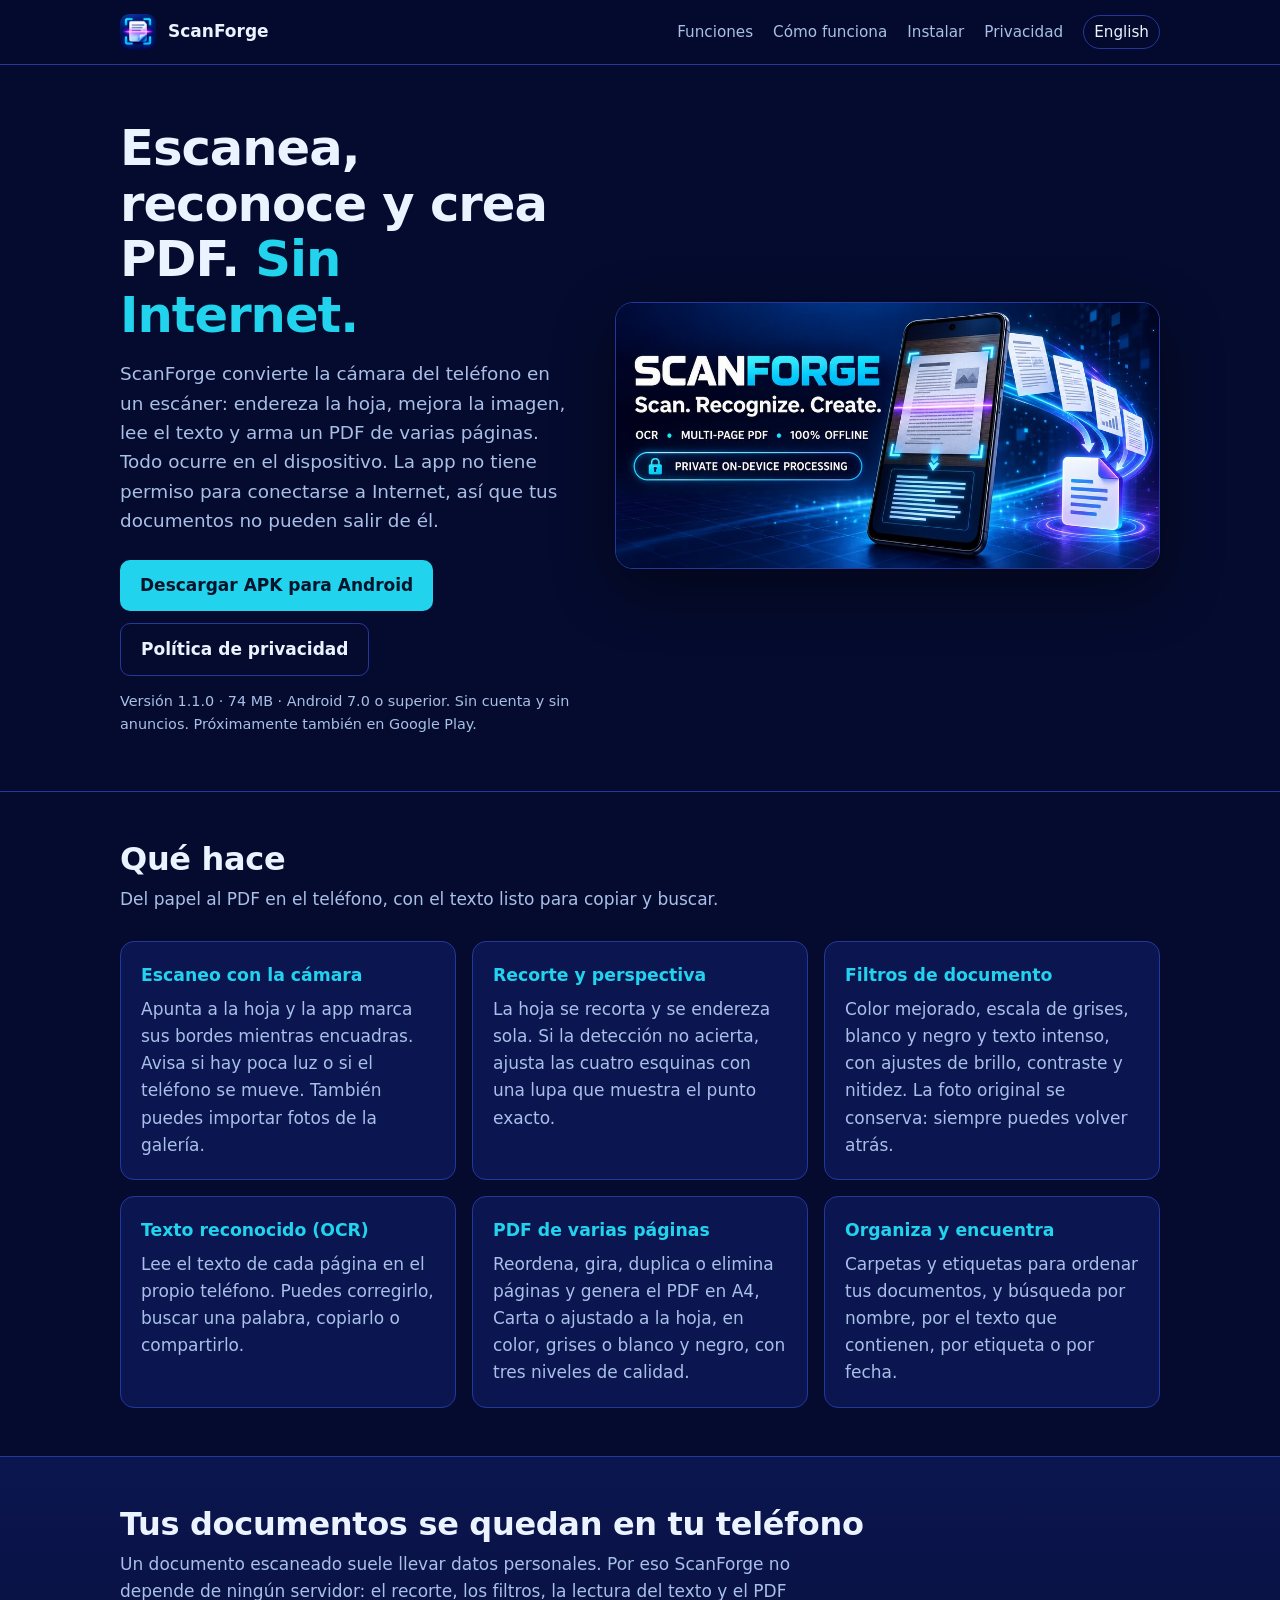
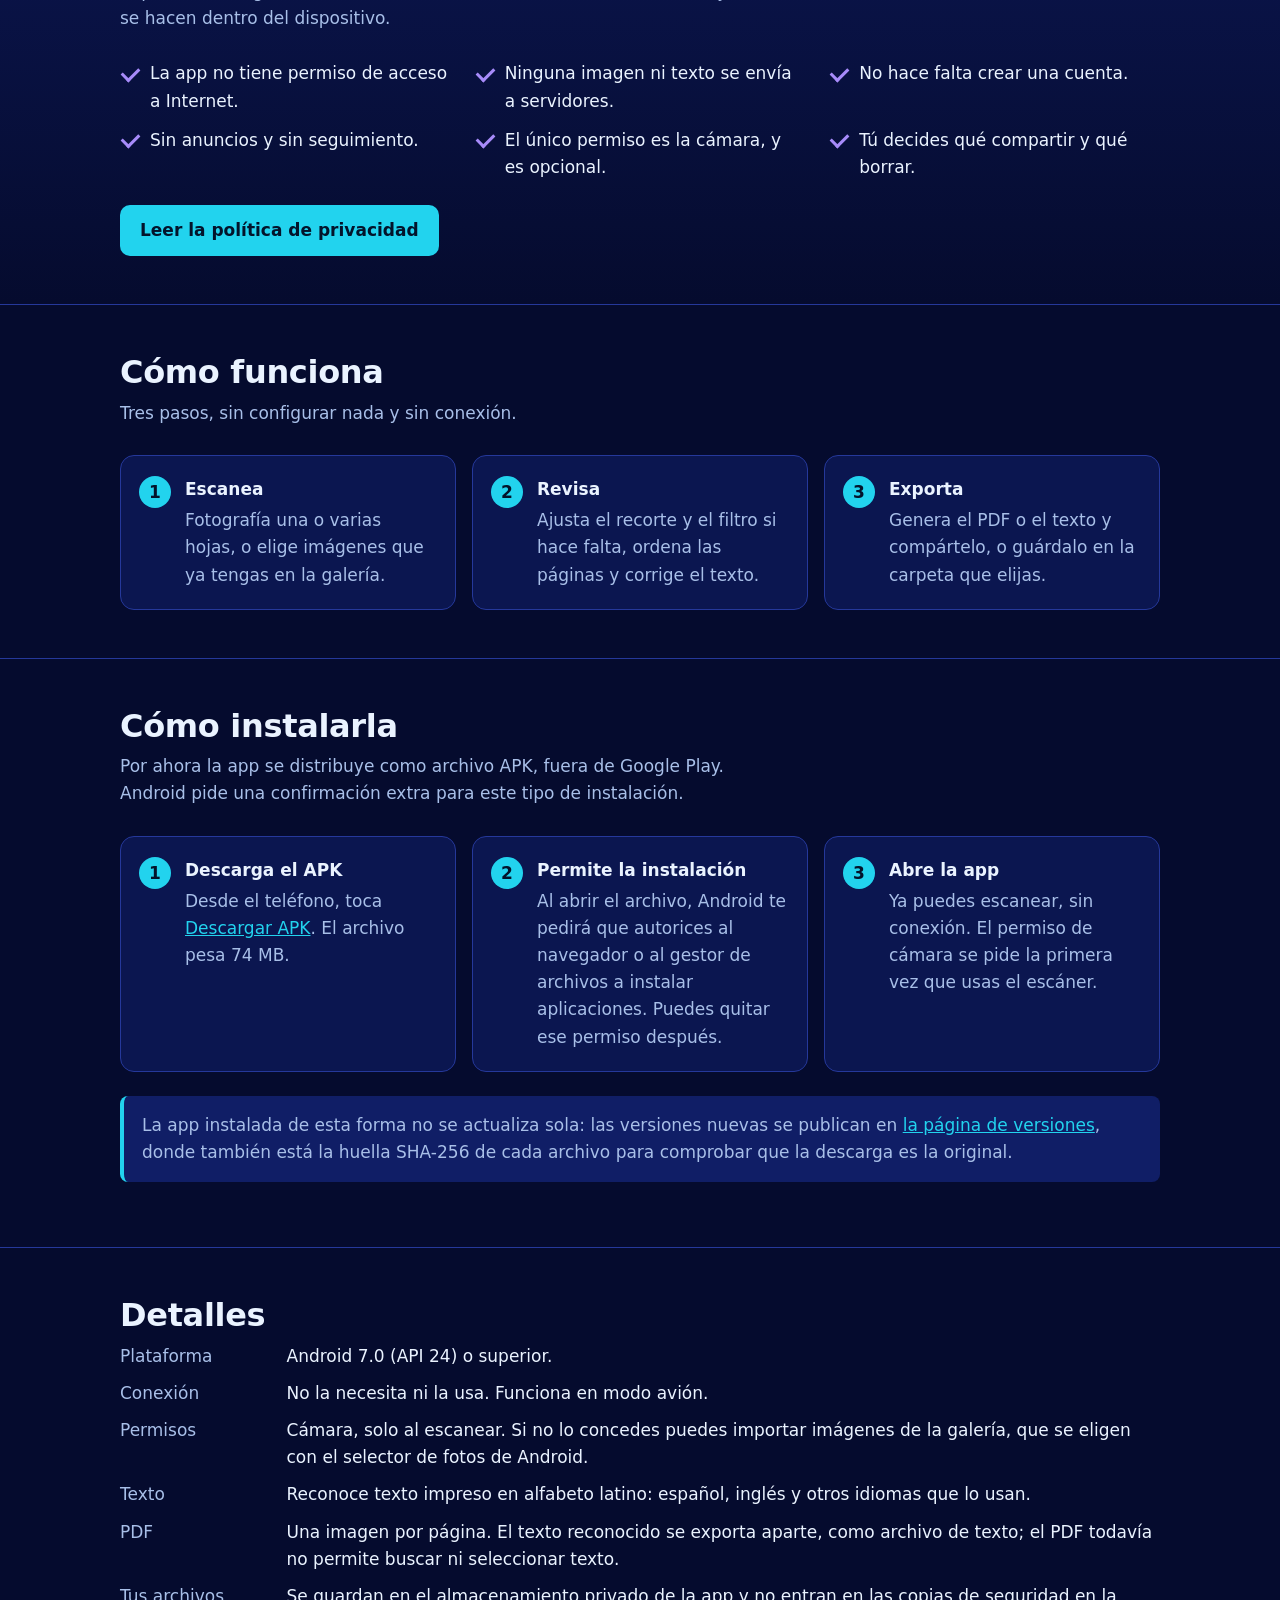
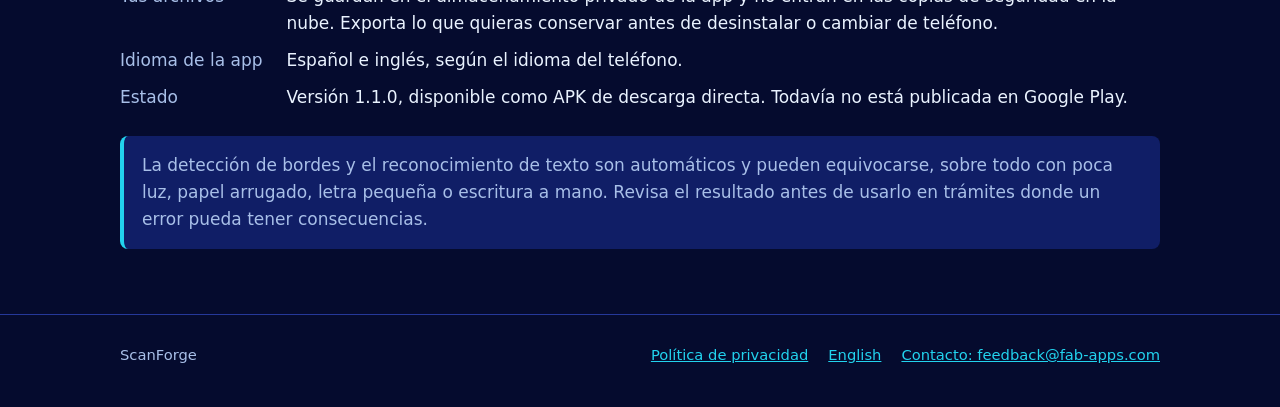
<file: index.html>
<!doctype html>
<html lang="es">
  <head>
    <meta charset="utf-8" />
    <meta name="viewport" content="width=device-width, initial-scale=1" />
    <title>ScanForge — Escanea, reconoce el texto y crea PDF sin Internet</title>
    <meta
      name="description"
      content="App Android para escanear documentos con la cámara, reconocer su texto y generar PDF de varias páginas. Todo se procesa en el teléfono: la app ni siquiera tiene permiso de acceso a Internet."
    />
    <meta name="theme-color" content="#050b2e" />
    <meta property="og:type" content="website" />
    <meta property="og:title" content="ScanForge" />
    <meta
      property="og:description"
      content="Escanea documentos, reconoce su texto y crea PDF. En tu teléfono, sin Internet y sin cuenta."
    />
    <meta property="og:image" content="assets/hero.jpg" />
    <link rel="icon" type="image/png" href="assets/favicon.png" />
    <link rel="alternate" hreflang="en" href="en/" />
    <link rel="stylesheet" href="assets/styles.css" />
  </head>
  <body>
    <header class="site-header">
      <div class="wrap">
        <a class="brand" href="./">
          <img src="assets/icon-192.png" alt="" width="36" height="36" />
          ScanForge
        </a>
        <nav class="site-nav" aria-label="Principal">
          <a class="optional" href="#funciones">Funciones</a>
          <a class="optional" href="#como-funciona">Cómo funciona</a>
          <a class="optional" href="#instalar">Instalar</a>
          <a href="privacidad.html">Privacidad</a>
          <a class="lang" href="en/" lang="en" hreflang="en">English</a>
        </nav>
      </div>
    </header>

    <main>
      <section class="hero">
        <div class="wrap hero-grid">
          <div>
            <h1>Escanea, reconoce y crea PDF. <span>Sin Internet.</span></h1>
            <p class="lead">
              ScanForge convierte la cámara del teléfono en un escáner: endereza la hoja, mejora la imagen, lee el
              texto y arma un PDF de varias páginas. Todo ocurre en el dispositivo. La app no tiene permiso para
              conectarse a Internet, así que tus documentos no pueden salir de él.
            </p>
            <div class="actions">
              <a class="button button-primary" href="https://github.com/franbenaglia/scanForgeLanding/releases/latest/download/scanforge.apk">Descargar APK para Android</a>
              <a class="button button-ghost" href="privacidad.html">Política de privacidad</a>
            </div>
            <p class="fine">
              Versión 1.1.0 · 74 MB · Android 7.0 o superior. Sin cuenta y sin anuncios. Próximamente también en
              Google Play.
            </p>
          </div>
          <img
            class="hero-art"
            src="assets/hero.jpg"
            width="1024"
            height="500"
            alt="Un teléfono escanea una hoja sobre una mesa: detecta sus bordes, extrae el texto y reúne varias páginas en un solo PDF"
          />
        </div>
      </section>

      <section id="funciones">
        <div class="wrap">
          <h2>Qué hace</h2>
          <p class="section-lead">Del papel al PDF en el teléfono, con el texto listo para copiar y buscar.</p>
          <ul class="cards">
            <li class="card">
              <h3>Escaneo con la cámara</h3>
              <p>
                Apunta a la hoja y la app marca sus bordes mientras encuadras. Avisa si hay poca luz o si el
                teléfono se mueve. También puedes importar fotos de la galería.
              </p>
            </li>
            <li class="card">
              <h3>Recorte y perspectiva</h3>
              <p>
                La hoja se recorta y se endereza sola. Si la detección no acierta, ajusta las cuatro esquinas con
                una lupa que muestra el punto exacto.
              </p>
            </li>
            <li class="card">
              <h3>Filtros de documento</h3>
              <p>
                Color mejorado, escala de grises, blanco y negro y texto intenso, con ajustes de brillo, contraste
                y nitidez. La foto original se conserva: siempre puedes volver atrás.
              </p>
            </li>
            <li class="card">
              <h3>Texto reconocido (OCR)</h3>
              <p>
                Lee el texto de cada página en el propio teléfono. Puedes corregirlo, buscar una palabra, copiarlo
                o compartirlo.
              </p>
            </li>
            <li class="card">
              <h3>PDF de varias páginas</h3>
              <p>
                Reordena, gira, duplica o elimina páginas y genera el PDF en A4, Carta o ajustado a la hoja, en
                color, grises o blanco y negro, con tres niveles de calidad.
              </p>
            </li>
            <li class="card">
              <h3>Organiza y encuentra</h3>
              <p>
                Carpetas y etiquetas para ordenar tus documentos, y búsqueda por nombre, por el texto que
                contienen, por etiqueta o por fecha.
              </p>
            </li>
          </ul>
        </div>
      </section>

      <section class="privacy-band" id="privacidad">
        <div class="wrap">
          <h2>Tus documentos se quedan en tu teléfono</h2>
          <p class="section-lead">
            Un documento escaneado suele llevar datos personales. Por eso ScanForge no depende de ningún servidor: el
            recorte, los filtros, la lectura del texto y el PDF se hacen dentro del dispositivo.
          </p>
          <ul class="checks">
            <li>La app no tiene permiso de acceso a Internet.</li>
            <li>Ninguna imagen ni texto se envía a servidores.</li>
            <li>No hace falta crear una cuenta.</li>
            <li>Sin anuncios y sin seguimiento.</li>
            <li>El único permiso es la cámara, y es opcional.</li>
            <li>Tú decides qué compartir y qué borrar.</li>
          </ul>
          <a class="button button-primary" href="privacidad.html">Leer la política de privacidad</a>
        </div>
      </section>

      <section id="como-funciona">
        <div class="wrap">
          <h2>Cómo funciona</h2>
          <p class="section-lead">Tres pasos, sin configurar nada y sin conexión.</p>
          <ol class="steps">
            <li>
              <strong>Escanea</strong>
              <span>Fotografía una o varias hojas, o elige imágenes que ya tengas en la galería.</span>
            </li>
            <li>
              <strong>Revisa</strong>
              <span>Ajusta el recorte y el filtro si hace falta, ordena las páginas y corrige el texto.</span>
            </li>
            <li>
              <strong>Exporta</strong>
              <span>Genera el PDF o el texto y compártelo, o guárdalo en la carpeta que elijas.</span>
            </li>
          </ol>
        </div>
      </section>

      <section id="instalar">
        <div class="wrap">
          <h2>Cómo instalarla</h2>
          <p class="section-lead">
            Por ahora la app se distribuye como archivo APK, fuera de Google Play. Android pide una confirmación
            extra para este tipo de instalación.
          </p>
          <ol class="steps">
            <li>
              <strong>Descarga el APK</strong>
              <span>Desde el teléfono, toca <a href="https://github.com/franbenaglia/scanForgeLanding/releases/latest/download/scanforge.apk">Descargar APK</a>. El archivo pesa 74 MB.</span>
            </li>
            <li>
              <strong>Permite la instalación</strong>
              <span>
                Al abrir el archivo, Android te pedirá que autorices al navegador o al gestor de archivos a
                instalar aplicaciones. Puedes quitar ese permiso después.
              </span>
            </li>
            <li>
              <strong>Abre la app</strong>
              <span>
                Ya puedes escanear, sin conexión. El permiso de cámara se pide la primera vez que usas el
                escáner.
              </span>
            </li>
          </ol>
          <p class="note">
            La app instalada de esta forma no se actualiza sola: las versiones nuevas se publican en
            <a href="https://github.com/franbenaglia/scanForgeLanding/releases">la página de versiones</a>, donde también está la huella SHA-256 de cada archivo para
            comprobar que la descarga es la original.
          </p>
        </div>
      </section>

      <section id="detalles">
        <div class="wrap">
          <h2>Detalles</h2>
          <dl class="facts">
            <dt>Plataforma</dt>
            <dd>Android 7.0 (API 24) o superior.</dd>
            <dt>Conexión</dt>
            <dd>No la necesita ni la usa. Funciona en modo avión.</dd>
            <dt>Permisos</dt>
            <dd>
              Cámara, solo al escanear. Si no lo concedes puedes importar imágenes de la galería, que se eligen con
              el selector de fotos de Android.
            </dd>
            <dt>Texto</dt>
            <dd>Reconoce texto impreso en alfabeto latino: español, inglés y otros idiomas que lo usan.</dd>
            <dt>PDF</dt>
            <dd>
              Una imagen por página. El texto reconocido se exporta aparte, como archivo de texto; el PDF todavía
              no permite buscar ni seleccionar texto.
            </dd>
            <dt>Tus archivos</dt>
            <dd>
              Se guardan en el almacenamiento privado de la app y no entran en las copias de seguridad en la nube.
              Exporta lo que quieras conservar antes de desinstalar o cambiar de teléfono.
            </dd>
            <dt>Idioma de la app</dt>
            <dd>Español e inglés, según el idioma del teléfono.</dd>
            <dt>Estado</dt>
            <dd>Versión 1.1.0, disponible como APK de descarga directa. Todavía no está publicada en Google Play.</dd>
          </dl>
          <p class="note">
            La detección de bordes y el reconocimiento de texto son automáticos y pueden equivocarse, sobre todo con
            poca luz, papel arrugado, letra pequeña o escritura a mano. Revisa el resultado antes de usarlo en
            trámites donde un error pueda tener consecuencias.
          </p>
        </div>
      </section>
    </main>

    <footer class="site-footer">
      <div class="wrap">
        <span>ScanForge</span>
        <nav aria-label="Pie de página">
          <a href="privacidad.html">Política de privacidad</a>
          <a href="en/" lang="en" hreflang="en">English</a>
          <a href="mailto:feedback@fab-apps.com">Contacto: feedback@fab-apps.com</a>
        </nav>
      </div>
    </footer>
  </body>
</html>
</file>
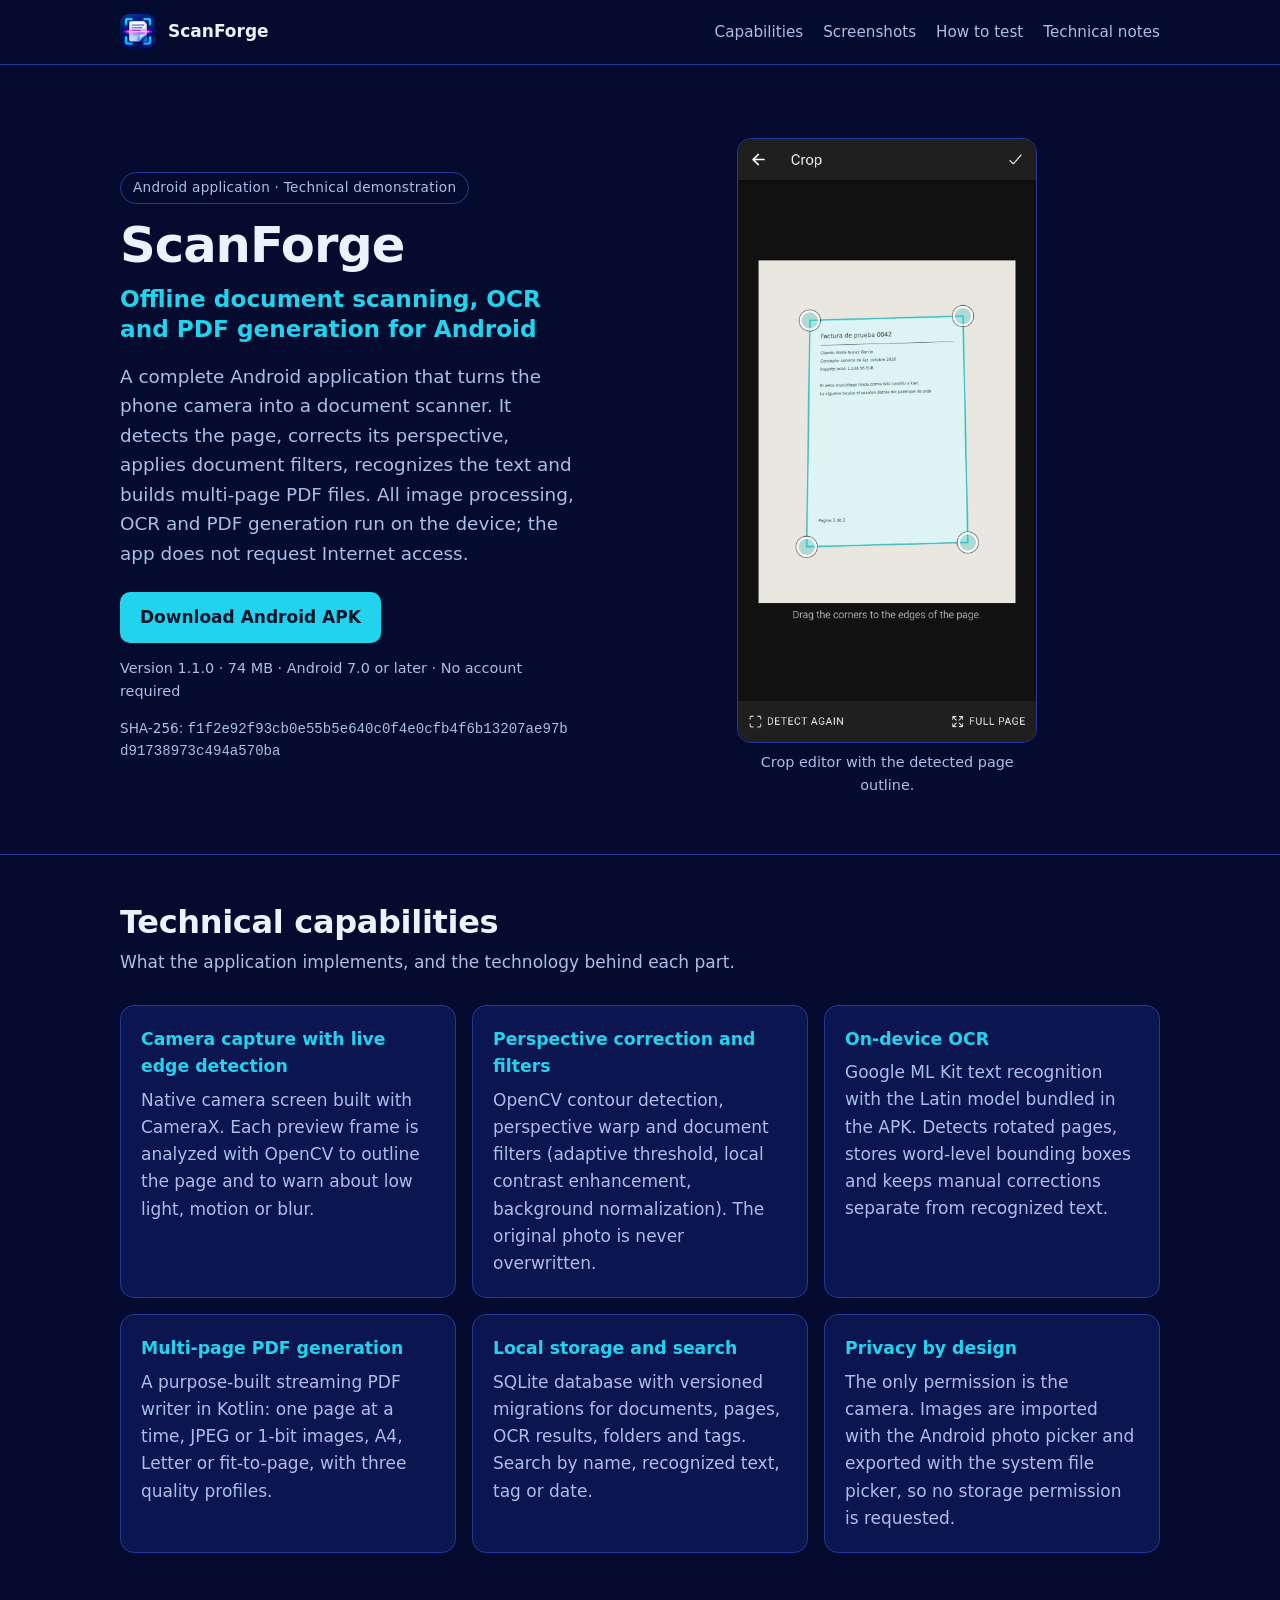
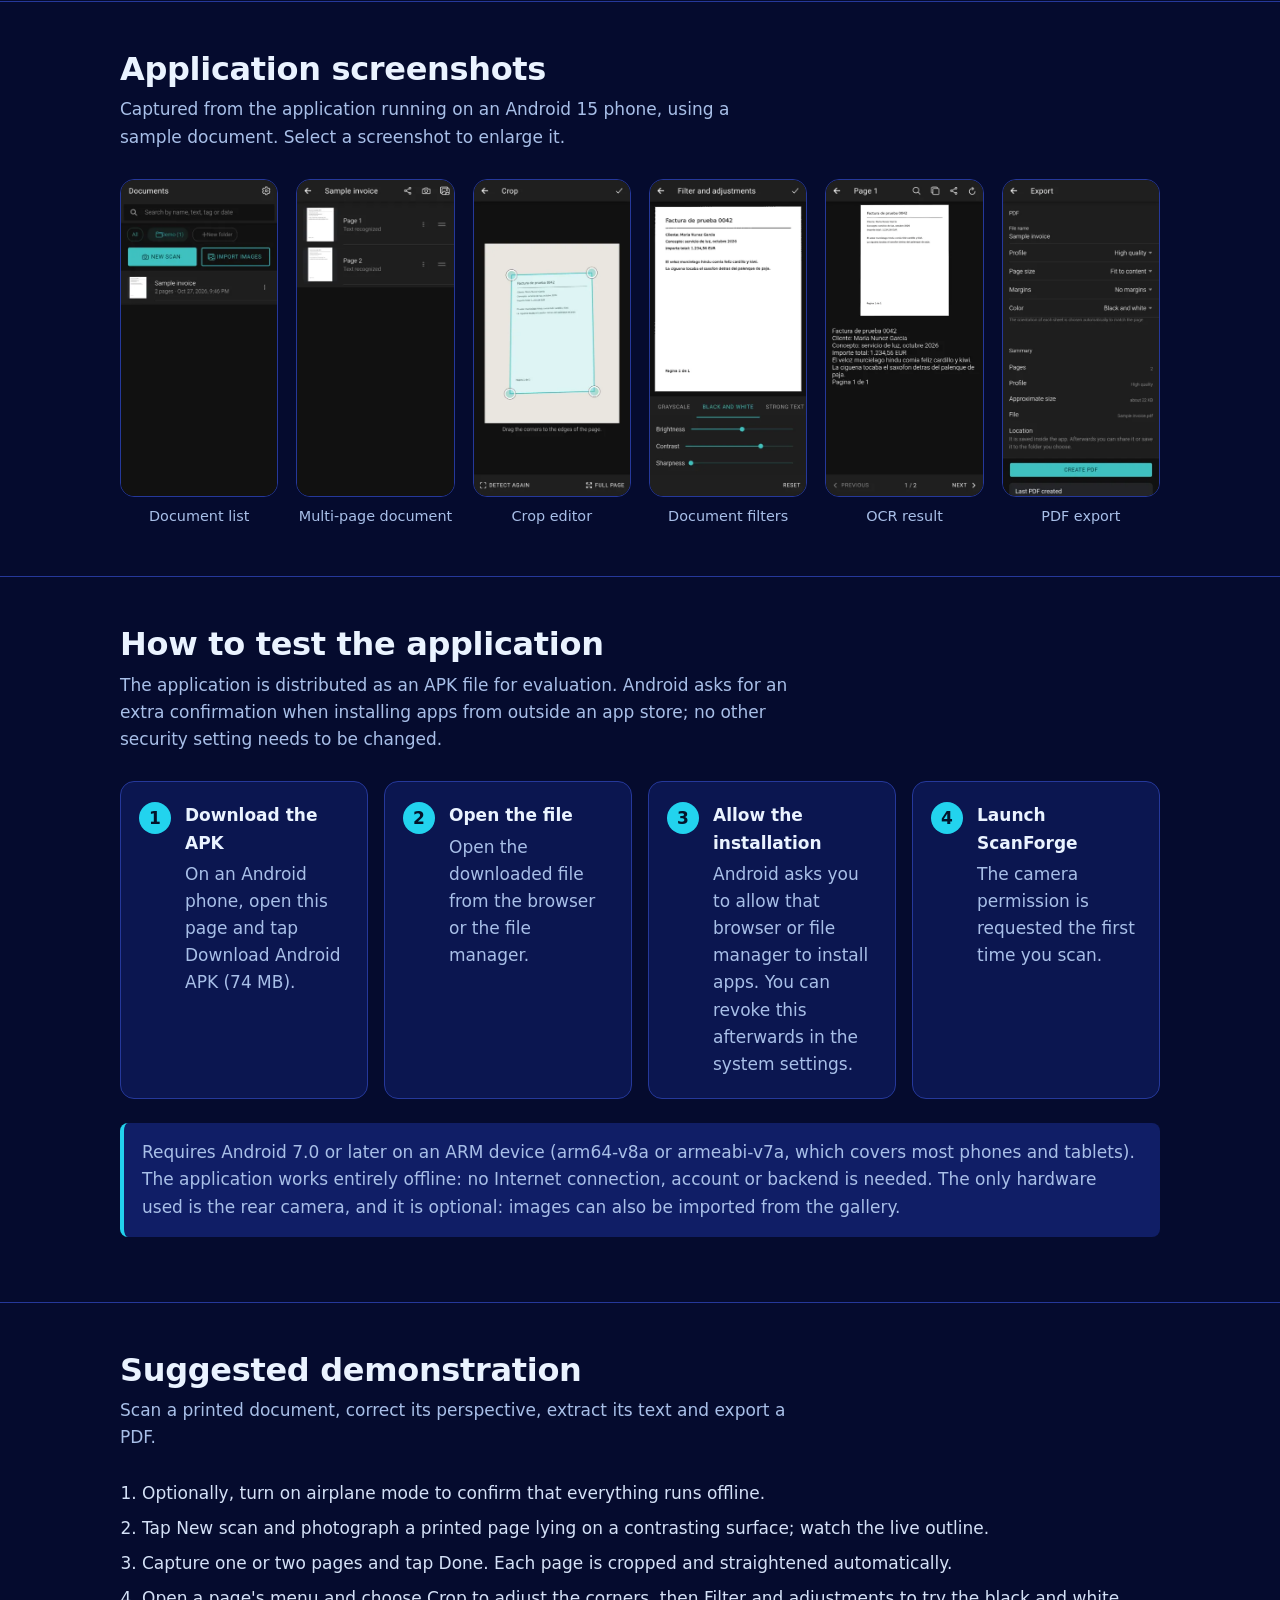
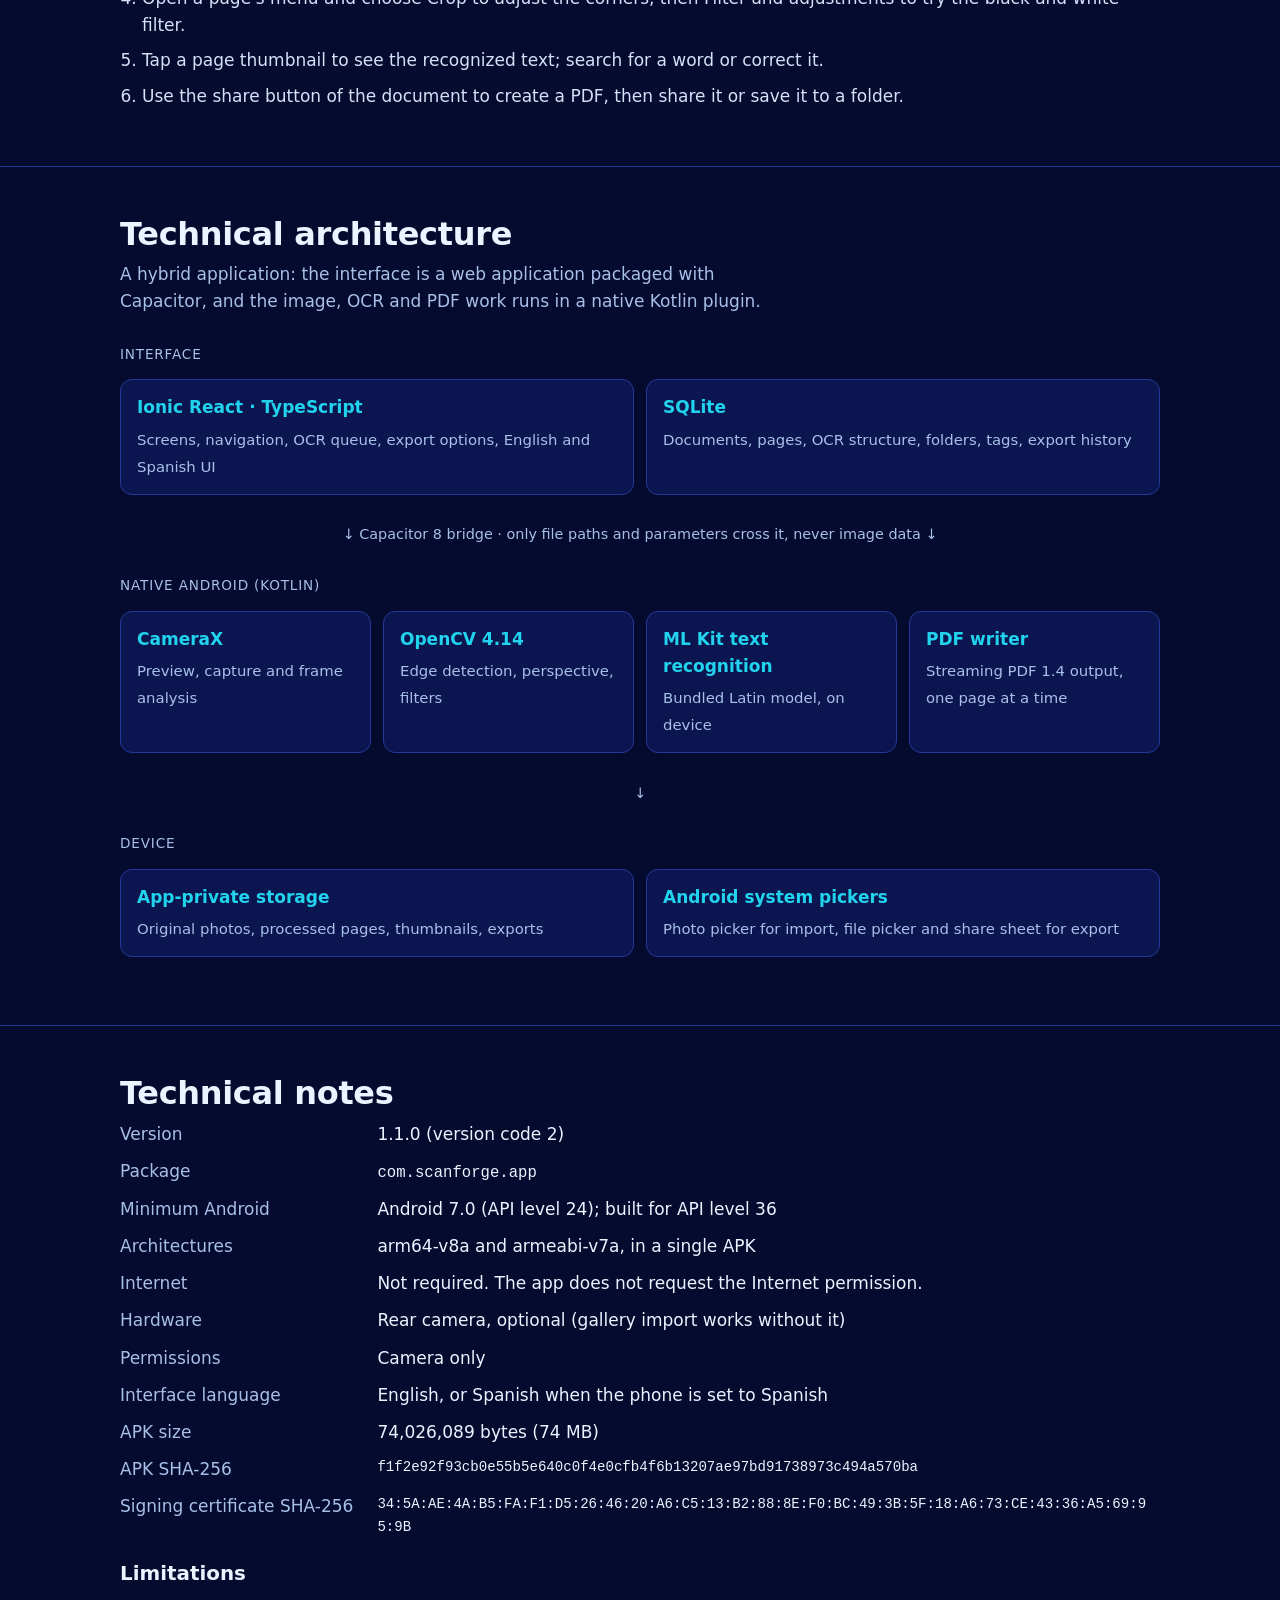
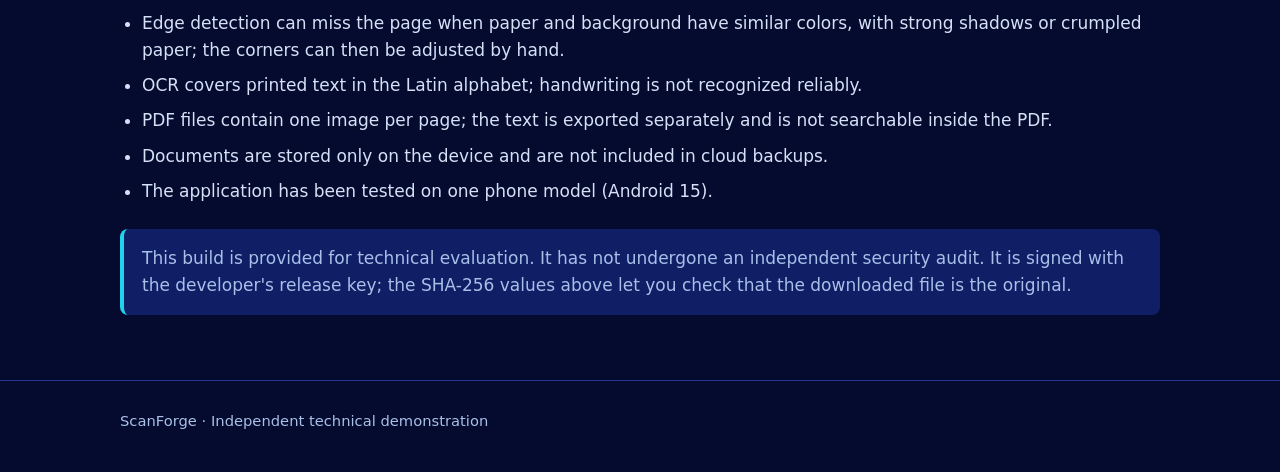
<file: demo/index.html>
<!doctype html>
<html lang="en">
  <head>
    <meta charset="utf-8" />
    <meta name="viewport" content="width=device-width, initial-scale=1" />
    <title>ScanForge — Android technical demo</title>
    <meta
      name="description"
      content="Technical demonstration of ScanForge, an offline Android document scanner: on-device edge detection, perspective correction, OCR and PDF generation."
    />
    <!--
      Indexing: this demo page is kept out of search engines by default.
      To allow indexing, change the content below to "index, follow".
      This does not restrict access: anyone with the URL can open the page.
    -->
    <meta name="robots" content="noindex, follow" />
    <meta name="theme-color" content="#050b2e" />
    <link rel="icon" type="image/png" href="../assets/favicon.png" />
    <link rel="stylesheet" href="../assets/styles.css" />
    <link rel="stylesheet" href="demo.css" />
  </head>
  <body>
    <header class="site-header">
      <div class="wrap">
        <span class="brand">
          <img src="../assets/icon-192.png" alt="" width="36" height="36" />
          ScanForge
        </span>
        <nav class="site-nav" aria-label="Sections">
          <a class="optional" href="#capabilities">Capabilities</a>
          <a class="optional" href="#screenshots">Screenshots</a>
          <a href="#test">How to test</a>
          <a class="optional" href="#notes">Technical notes</a>
        </nav>
      </div>
    </header>

    <main>
      <section class="hero">
        <div class="wrap hero-grid">
          <div>
            <p class="demo-tag">Android application · Technical demonstration</p>
            <h1>ScanForge</h1>
            <p class="hero-subtitle">Offline document scanning, OCR and PDF generation for Android</p>
            <p class="lead">
              A complete Android application that turns the phone camera into a document scanner. It detects the
              page, corrects its perspective, applies document filters, recognizes the text and builds multi-page
              PDF files. All image processing, OCR and PDF generation run on the device; the app does not request
              Internet access.
            </p>
            <div class="actions">
              <a class="button button-primary" href="https://github.com/franbenaglia/scanForgeLanding/releases/download/v1.1.0/scanforge-v1.1.0.apk" type="application/vnd.android.package-archive"
                >Download Android APK</a
              >
            </div>
            <p class="fine">Version 1.1.0 · 74 MB · Android 7.0 or later · No account required</p>
            <p class="checksum">SHA-256: <span class="sha">f1f2e92f93cb0e55b5e640c0f4e0cfb4f6b13207ae97bd91738973c494a570ba</span></p>
          </div>
          <figure class="hero-shot">
            <img
              src="img/03-crop-900.webp"
              width="900"
              height="1821"
              alt="ScanForge crop editor: a photographed invoice with four draggable corner handles outlining the page"
            />
            <figcaption>Crop editor with the detected page outline.</figcaption>
          </figure>
        </div>
      </section>

      <section id="capabilities">
        <div class="wrap">
          <h2>Technical capabilities</h2>
          <p class="section-lead">What the application implements, and the technology behind each part.</p>
          <ul class="cards">
            <li class="card">
              <h3>Camera capture with live edge detection</h3>
              <p>
                Native camera screen built with CameraX. Each preview frame is analyzed with OpenCV to outline the
                page and to warn about low light, motion or blur.
              </p>
            </li>
            <li class="card">
              <h3>Perspective correction and filters</h3>
              <p>
                OpenCV contour detection, perspective warp and document filters (adaptive threshold, local contrast
                enhancement, background normalization). The original photo is never overwritten.
              </p>
            </li>
            <li class="card">
              <h3>On-device OCR</h3>
              <p>
                Google ML Kit text recognition with the Latin model bundled in the APK. Detects rotated pages,
                stores word-level bounding boxes and keeps manual corrections separate from recognized text.
              </p>
            </li>
            <li class="card">
              <h3>Multi-page PDF generation</h3>
              <p>
                A purpose-built streaming PDF writer in Kotlin: one page at a time, JPEG or 1-bit images, A4, Letter
                or fit-to-page, with three quality profiles.
              </p>
            </li>
            <li class="card">
              <h3>Local storage and search</h3>
              <p>
                SQLite database with versioned migrations for documents, pages, OCR results, folders and tags.
                Search by name, recognized text, tag or date.
              </p>
            </li>
            <li class="card">
              <h3>Privacy by design</h3>
              <p>
                The only permission is the camera. Images are imported with the Android photo picker and exported
                with the system file picker, so no storage permission is requested.
              </p>
            </li>
          </ul>
        </div>
      </section>

      <section id="screenshots">
        <div class="wrap">
          <h2>Application screenshots</h2>
          <p class="section-lead">
            Captured from the application running on an Android 15 phone, using a sample document. Select a
            screenshot to enlarge it.
          </p>
          <ul class="gallery">
            <li>
              <figure>
                <a href="img/01-home-900.webp" data-lightbox data-caption="Document list with folders and search.">
                  <img src="img/01-home-360.webp" width="360" height="729" loading="lazy"
                    alt="Home screen: search box, folder chips, New scan and Import images buttons, and one document named Sample invoice" />
                </a>
                <figcaption>Document list</figcaption>
              </figure>
            </li>
            <li>
              <figure>
                <a href="img/02-document-900.webp" data-lightbox data-caption="Pages of a document with their OCR status; pages can be reordered by dragging.">
                  <img src="img/02-document-360.webp" width="360" height="729" loading="lazy"
                    alt="Document editor listing two page thumbnails, each marked Text recognized, with drag handles" />
                </a>
                <figcaption>Multi-page document</figcaption>
              </figure>
            </li>
            <li>
              <figure>
                <a href="img/03-crop-900.webp" data-lightbox data-caption="Manual crop with four corner handles, re-detection and full-page options.">
                  <img src="img/03-crop-360.webp" width="360" height="729" loading="lazy"
                    alt="Crop editor showing the original photo with a highlighted quadrilateral over the page" />
                </a>
                <figcaption>Crop editor</figcaption>
              </figure>
            </li>
            <li>
              <figure>
                <a href="img/04-filter-900.webp" data-lightbox data-caption="Black and white filter with brightness, contrast and sharpness controls.">
                  <img src="img/04-filter-360.webp" width="360" height="729" loading="lazy"
                    alt="Filter screen showing the corrected page in black and white, filter tabs and three sliders" />
                </a>
                <figcaption>Document filters</figcaption>
              </figure>
            </li>
            <li>
              <figure>
                <a href="img/05-text-900.webp" data-lightbox data-caption="Recognized text below the page image; the text can be edited, searched, copied or shared.">
                  <img src="img/05-text-360.webp" width="360" height="729" loading="lazy"
                    alt="Recognized text screen with the page image at the top and the extracted text below" />
                </a>
                <figcaption>OCR result</figcaption>
              </figure>
            </li>
            <li>
              <figure>
                <a href="img/06-export-900.webp" data-lightbox data-caption="PDF export options with an estimated size before generating the file.">
                  <img src="img/06-export-360.webp" width="360" height="729" loading="lazy"
                    alt="Export screen with file name, profile, page size, margins and color options and a summary" />
                </a>
                <figcaption>PDF export</figcaption>
              </figure>
            </li>
          </ul>
        </div>
      </section>

      <section id="test">
        <div class="wrap">
          <h2>How to test the application</h2>
          <p class="section-lead">
            The application is distributed as an APK file for evaluation. Android asks for an extra confirmation
            when installing apps from outside an app store; no other security setting needs to be changed.
          </p>
          <ol class="steps">
            <li>
              <strong>Download the APK</strong>
              <span>On an Android phone, open this page and tap Download Android APK (74 MB).</span>
            </li>
            <li>
              <strong>Open the file</strong>
              <span>Open the downloaded file from the browser or the file manager.</span>
            </li>
            <li>
              <strong>Allow the installation</strong>
              <span>
                Android asks you to allow that browser or file manager to install apps. You can revoke this
                afterwards in the system settings.
              </span>
            </li>
            <li>
              <strong>Launch ScanForge</strong>
              <span>The camera permission is requested the first time you scan.</span>
            </li>
          </ol>
          <p class="note">
            Requires Android 7.0 or later on an ARM device (arm64-v8a or armeabi-v7a, which covers most phones and
            tablets). The application works entirely offline: no Internet connection, account or backend is needed.
            The only hardware used is the rear camera, and it is optional: images can also be imported from the
            gallery.
          </p>
        </div>
      </section>

      <section id="scenario">
        <div class="wrap">
          <h2>Suggested demonstration</h2>
          <p class="section-lead">Scan a printed document, correct its perspective, extract its text and export a PDF.</p>
          <ol class="scenario">
            <li>Optionally, turn on airplane mode to confirm that everything runs offline.</li>
            <li>Tap New scan and photograph a printed page lying on a contrasting surface; watch the live outline.</li>
            <li>Capture one or two pages and tap Done. Each page is cropped and straightened automatically.</li>
            <li>Open a page's menu and choose Crop to adjust the corners, then Filter and adjustments to try the black and white filter.</li>
            <li>Tap a page thumbnail to see the recognized text; search for a word or correct it.</li>
            <li>Use the share button of the document to create a PDF, then share it or save it to a folder.</li>
          </ol>
        </div>
      </section>

      <section id="architecture">
        <div class="wrap">
          <h2>Technical architecture</h2>
          <p class="section-lead">
            A hybrid application: the interface is a web application packaged with Capacitor, and the image, OCR
            and PDF work runs in a native Kotlin plugin.
          </p>
          <div class="arch" role="img" aria-label="Architecture: the Ionic React interface calls a native Kotlin plugin through the Capacitor bridge, passing file paths; the plugin uses CameraX, OpenCV, ML Kit and a PDF writer; data is kept in SQLite and app-private files.">
            <p class="arch-label">Interface</p>
            <div class="arch-row">
              <div class="arch-box">
                <strong>Ionic React · TypeScript</strong>
                <span>Screens, navigation, OCR queue, export options, English and Spanish UI</span>
              </div>
              <div class="arch-box">
                <strong>SQLite</strong>
                <span>Documents, pages, OCR structure, folders, tags, export history</span>
              </div>
            </div>
            <p class="arch-link">↓ Capacitor 8 bridge · only file paths and parameters cross it, never image data ↓</p>
            <p class="arch-label">Native Android (Kotlin)</p>
            <div class="arch-row">
              <div class="arch-box">
                <strong>CameraX</strong>
                <span>Preview, capture and frame analysis</span>
              </div>
              <div class="arch-box">
                <strong>OpenCV 4.14</strong>
                <span>Edge detection, perspective, filters</span>
              </div>
              <div class="arch-box">
                <strong>ML Kit text recognition</strong>
                <span>Bundled Latin model, on device</span>
              </div>
              <div class="arch-box">
                <strong>PDF writer</strong>
                <span>Streaming PDF 1.4 output, one page at a time</span>
              </div>
            </div>
            <p class="arch-link">↓</p>
            <p class="arch-label">Device</p>
            <div class="arch-row">
              <div class="arch-box">
                <strong>App-private storage</strong>
                <span>Original photos, processed pages, thumbnails, exports</span>
              </div>
              <div class="arch-box">
                <strong>Android system pickers</strong>
                <span>Photo picker for import, file picker and share sheet for export</span>
              </div>
            </div>
          </div>
        </div>
      </section>

      <section id="notes">
        <div class="wrap">
          <h2>Technical notes</h2>
          <dl class="facts">
            <dt>Version</dt>
            <dd>1.1.0 (version code 2)</dd>
            <dt>Package</dt>
            <dd><code>com.scanforge.app</code></dd>
            <dt>Minimum Android</dt>
            <dd>Android 7.0 (API level 24); built for API level 36</dd>
            <dt>Architectures</dt>
            <dd>arm64-v8a and armeabi-v7a, in a single APK</dd>
            <dt>Internet</dt>
            <dd>Not required. The app does not request the Internet permission.</dd>
            <dt>Hardware</dt>
            <dd>Rear camera, optional (gallery import works without it)</dd>
            <dt>Permissions</dt>
            <dd>Camera only</dd>
            <dt>Interface language</dt>
            <dd>English, or Spanish when the phone is set to Spanish</dd>
            <dt>APK size</dt>
            <dd>74,026,089 bytes (74 MB)</dd>
            <dt>APK SHA-256</dt>
            <dd class="sha">f1f2e92f93cb0e55b5e640c0f4e0cfb4f6b13207ae97bd91738973c494a570ba</dd>
            <dt>Signing certificate SHA-256</dt>
            <dd class="sha">34:5A:AE:4A:B5:FA:F1:D5:26:46:20:A6:C5:13:B2:88:8E:F0:BC:49:3B:5F:18:A6:73:CE:43:36:A5:69:95:9B</dd>
          </dl>

          <h3>Limitations</h3>
          <ul class="scenario">
            <li>Edge detection can miss the page when paper and background have similar colors, with strong shadows or crumpled paper; the corners can then be adjusted by hand.</li>
            <li>OCR covers printed text in the Latin alphabet; handwriting is not recognized reliably.</li>
            <li>PDF files contain one image per page; the text is exported separately and is not searchable inside the PDF.</li>
            <li>Documents are stored only on the device and are not included in cloud backups.</li>
            <li>The application has been tested on one phone model (Android 15).</li>
          </ul>

          <p class="note">
            This build is provided for technical evaluation. It has not undergone an independent security audit.
            It is signed with the developer's release key; the SHA-256 values above let you check that the
            downloaded file is the original.
          </p>
        </div>
      </section>
    </main>

    <footer class="site-footer">
      <div class="wrap">
        <span>ScanForge · Independent technical demonstration</span>
      </div>
    </footer>

    <dialog id="lightbox" class="lightbox" aria-label="Enlarged screenshot">
      <img alt="" />
      <div class="lightbox-bar">
        <p></p>
        <button type="button" aria-label="Close">✕</button>
      </div>
    </dialog>
    <script src="demo.js"></script>
  </body>
</html>
</file>
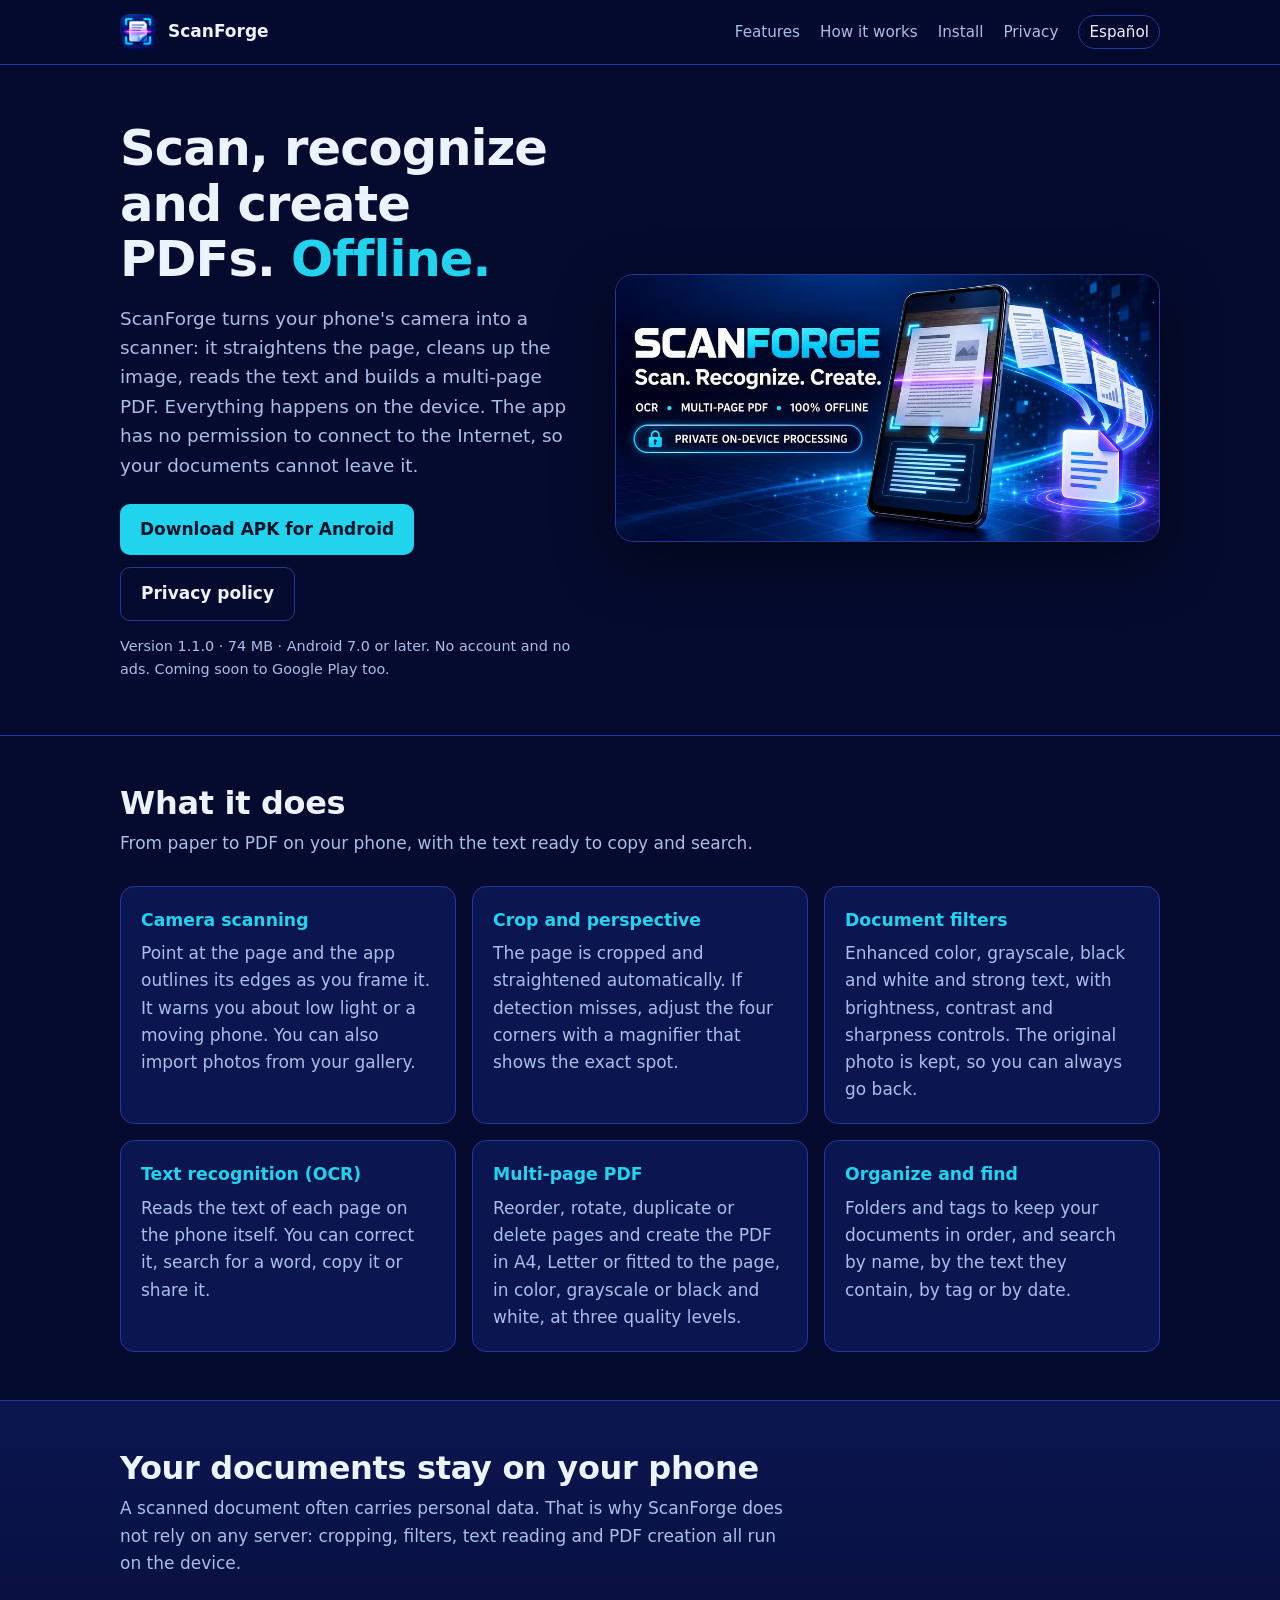
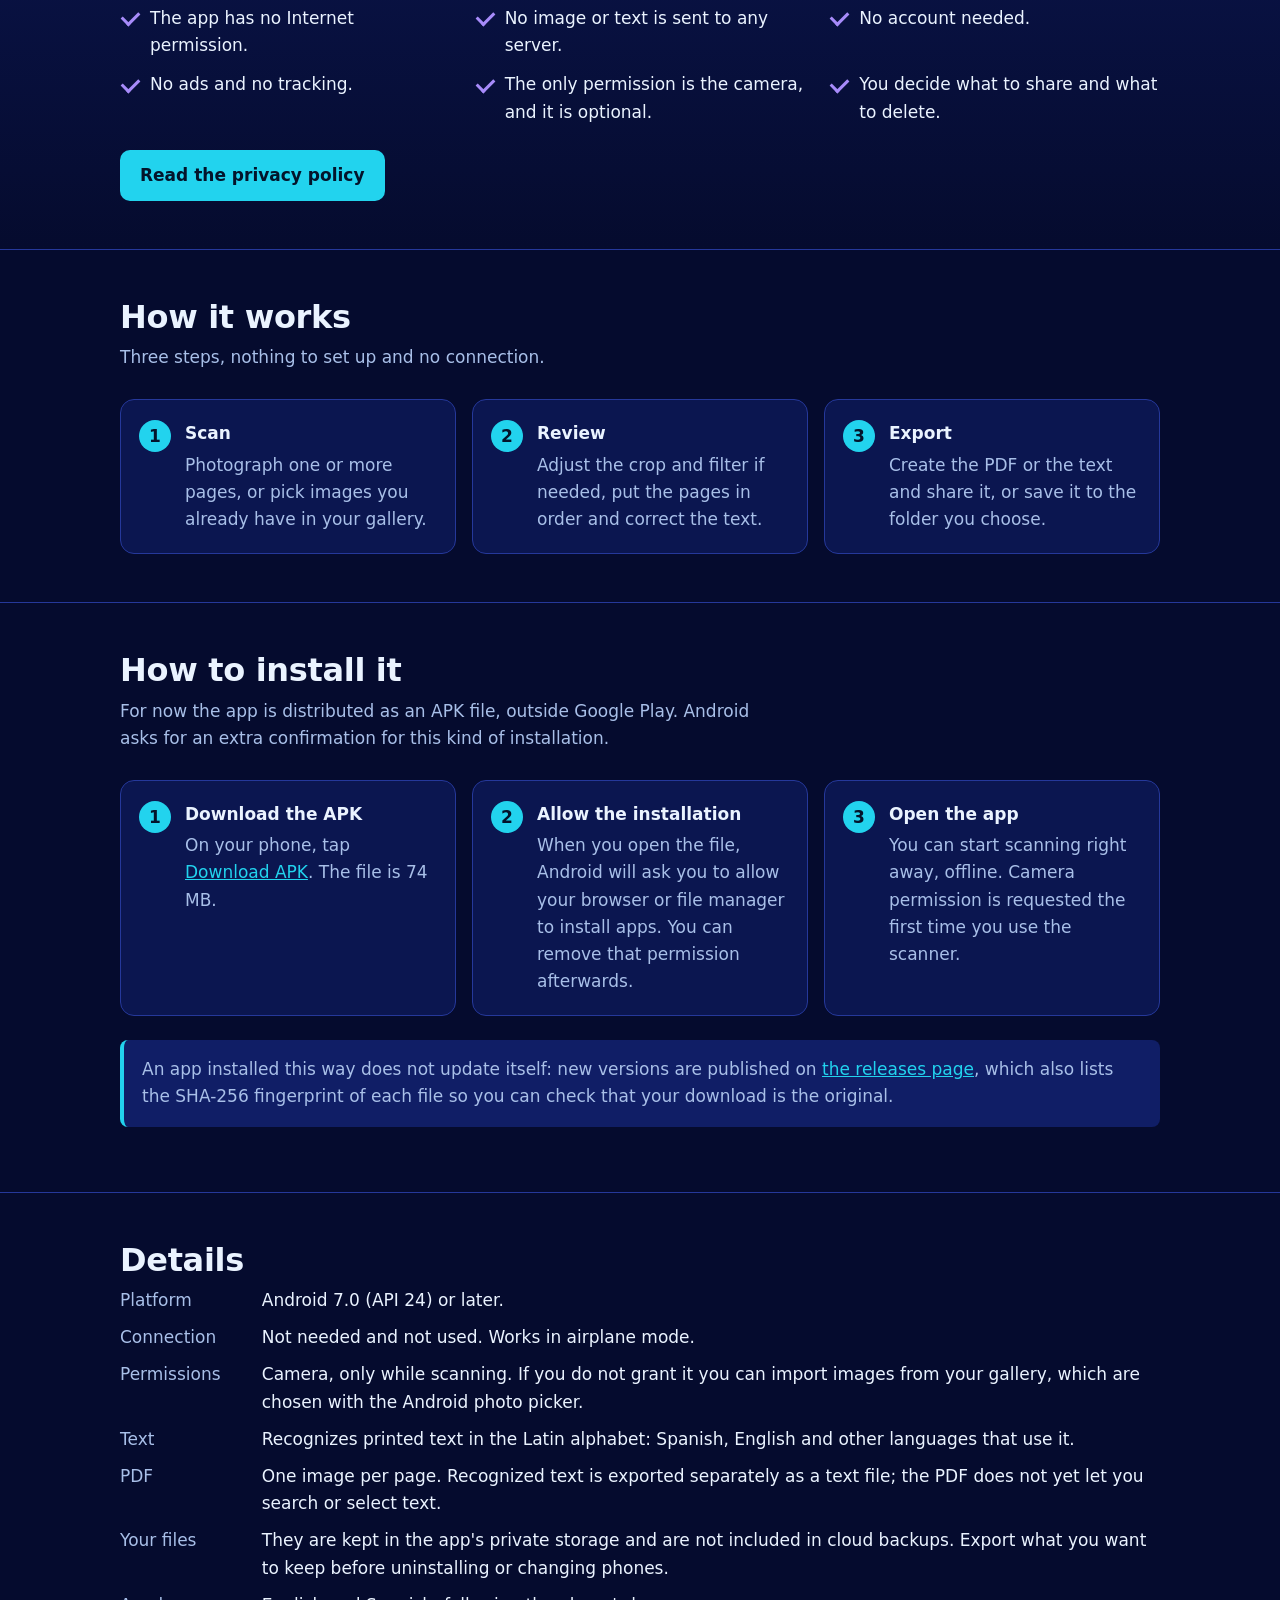
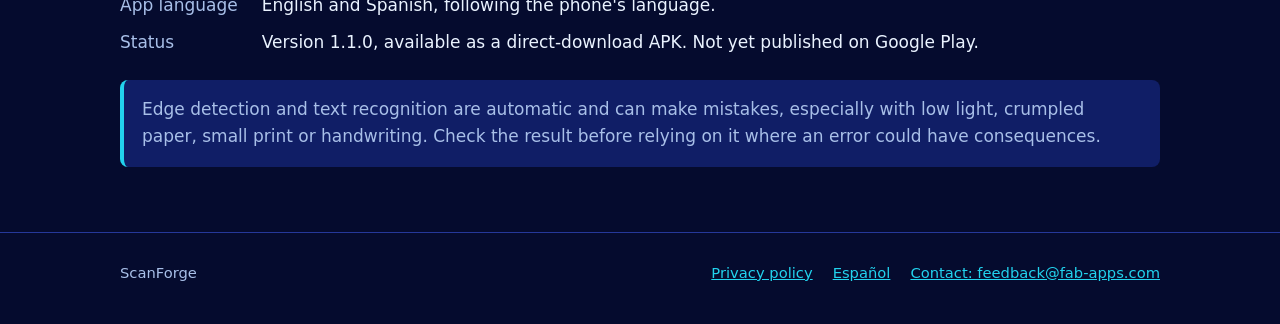
<file: en/index.html>
<!doctype html>
<html lang="en">
  <head>
    <meta charset="utf-8" />
    <meta name="viewport" content="width=device-width, initial-scale=1" />
    <title>ScanForge — Scan, recognize text and create PDFs, offline</title>
    <meta
      name="description"
      content="Android app that scans documents with the camera, recognizes their text and builds multi-page PDFs. Everything is processed on the phone: the app does not even have the Internet permission."
    />
    <meta name="theme-color" content="#050b2e" />
    <meta property="og:type" content="website" />
    <meta property="og:title" content="ScanForge" />
    <meta
      property="og:description"
      content="Scan documents, recognize their text and create PDFs. On your phone, with no Internet and no account."
    />
    <meta property="og:image" content="../assets/hero.jpg" />
    <link rel="icon" type="image/png" href="../assets/favicon.png" />
    <link rel="alternate" hreflang="es" href="../" />
    <link rel="stylesheet" href="../assets/styles.css" />
  </head>
  <body>
    <header class="site-header">
      <div class="wrap">
        <a class="brand" href="./">
          <img src="../assets/icon-192.png" alt="" width="36" height="36" />
          ScanForge
        </a>
        <nav class="site-nav" aria-label="Main">
          <a class="optional" href="#features">Features</a>
          <a class="optional" href="#how-it-works">How it works</a>
          <a class="optional" href="#install">Install</a>
          <a href="privacy.html">Privacy</a>
          <a class="lang" href="../" lang="es" hreflang="es">Español</a>
        </nav>
      </div>
    </header>

    <main>
      <section class="hero">
        <div class="wrap hero-grid">
          <div>
            <h1>Scan, recognize and create PDFs. <span>Offline.</span></h1>
            <p class="lead">
              ScanForge turns your phone's camera into a scanner: it straightens the page, cleans up the image,
              reads the text and builds a multi-page PDF. Everything happens on the device. The app has no
              permission to connect to the Internet, so your documents cannot leave it.
            </p>
            <div class="actions">
              <a class="button button-primary" href="https://github.com/franbenaglia/scanForgeLanding/releases/latest/download/scanforge.apk">Download APK for Android</a>
              <a class="button button-ghost" href="privacy.html">Privacy policy</a>
            </div>
            <p class="fine">
              Version 1.1.0 · 74 MB · Android 7.0 or later. No account and no ads. Coming soon to Google Play
              too.
            </p>
          </div>
          <img
            class="hero-art"
            src="../assets/hero.jpg"
            width="1024"
            height="500"
            alt="A phone scans a sheet of paper on a table: it detects the edges, extracts the text and gathers several pages into one PDF"
          />
        </div>
      </section>

      <section id="features">
        <div class="wrap">
          <h2>What it does</h2>
          <p class="section-lead">From paper to PDF on your phone, with the text ready to copy and search.</p>
          <ul class="cards">
            <li class="card">
              <h3>Camera scanning</h3>
              <p>
                Point at the page and the app outlines its edges as you frame it. It warns you about low light or
                a moving phone. You can also import photos from your gallery.
              </p>
            </li>
            <li class="card">
              <h3>Crop and perspective</h3>
              <p>
                The page is cropped and straightened automatically. If detection misses, adjust the four corners
                with a magnifier that shows the exact spot.
              </p>
            </li>
            <li class="card">
              <h3>Document filters</h3>
              <p>
                Enhanced color, grayscale, black and white and strong text, with brightness, contrast and
                sharpness controls. The original photo is kept, so you can always go back.
              </p>
            </li>
            <li class="card">
              <h3>Text recognition (OCR)</h3>
              <p>
                Reads the text of each page on the phone itself. You can correct it, search for a word, copy it
                or share it.
              </p>
            </li>
            <li class="card">
              <h3>Multi-page PDF</h3>
              <p>
                Reorder, rotate, duplicate or delete pages and create the PDF in A4, Letter or fitted to the page,
                in color, grayscale or black and white, at three quality levels.
              </p>
            </li>
            <li class="card">
              <h3>Organize and find</h3>
              <p>
                Folders and tags to keep your documents in order, and search by name, by the text they contain,
                by tag or by date.
              </p>
            </li>
          </ul>
        </div>
      </section>

      <section class="privacy-band" id="privacy">
        <div class="wrap">
          <h2>Your documents stay on your phone</h2>
          <p class="section-lead">
            A scanned document often carries personal data. That is why ScanForge does not rely on any server:
            cropping, filters, text reading and PDF creation all run on the device.
          </p>
          <ul class="checks">
            <li>The app has no Internet permission.</li>
            <li>No image or text is sent to any server.</li>
            <li>No account needed.</li>
            <li>No ads and no tracking.</li>
            <li>The only permission is the camera, and it is optional.</li>
            <li>You decide what to share and what to delete.</li>
          </ul>
          <a class="button button-primary" href="privacy.html">Read the privacy policy</a>
        </div>
      </section>

      <section id="how-it-works">
        <div class="wrap">
          <h2>How it works</h2>
          <p class="section-lead">Three steps, nothing to set up and no connection.</p>
          <ol class="steps">
            <li>
              <strong>Scan</strong>
              <span>Photograph one or more pages, or pick images you already have in your gallery.</span>
            </li>
            <li>
              <strong>Review</strong>
              <span>Adjust the crop and filter if needed, put the pages in order and correct the text.</span>
            </li>
            <li>
              <strong>Export</strong>
              <span>Create the PDF or the text and share it, or save it to the folder you choose.</span>
            </li>
          </ol>
        </div>
      </section>

      <section id="install">
        <div class="wrap">
          <h2>How to install it</h2>
          <p class="section-lead">
            For now the app is distributed as an APK file, outside Google Play. Android asks for an extra
            confirmation for this kind of installation.
          </p>
          <ol class="steps">
            <li>
              <strong>Download the APK</strong>
              <span>On your phone, tap <a href="https://github.com/franbenaglia/scanForgeLanding/releases/latest/download/scanforge.apk">Download APK</a>. The file is 74 MB.</span>
            </li>
            <li>
              <strong>Allow the installation</strong>
              <span>
                When you open the file, Android will ask you to allow your browser or file manager to install
                apps. You can remove that permission afterwards.
              </span>
            </li>
            <li>
              <strong>Open the app</strong>
              <span>
                You can start scanning right away, offline. Camera permission is requested the first time you
                use the scanner.
              </span>
            </li>
          </ol>
          <p class="note">
            An app installed this way does not update itself: new versions are published on
            <a href="https://github.com/franbenaglia/scanForgeLanding/releases">the releases page</a>, which also lists the SHA-256 fingerprint of each file so you can
            check that your download is the original.
          </p>
        </div>
      </section>

      <section id="details">
        <div class="wrap">
          <h2>Details</h2>
          <dl class="facts">
            <dt>Platform</dt>
            <dd>Android 7.0 (API 24) or later.</dd>
            <dt>Connection</dt>
            <dd>Not needed and not used. Works in airplane mode.</dd>
            <dt>Permissions</dt>
            <dd>
              Camera, only while scanning. If you do not grant it you can import images from your gallery, which
              are chosen with the Android photo picker.
            </dd>
            <dt>Text</dt>
            <dd>Recognizes printed text in the Latin alphabet: Spanish, English and other languages that use it.</dd>
            <dt>PDF</dt>
            <dd>
              One image per page. Recognized text is exported separately as a text file; the PDF does not yet let
              you search or select text.
            </dd>
            <dt>Your files</dt>
            <dd>
              They are kept in the app's private storage and are not included in cloud backups. Export what you
              want to keep before uninstalling or changing phones.
            </dd>
            <dt>App language</dt>
            <dd>English and Spanish, following the phone's language.</dd>
            <dt>Status</dt>
            <dd>Version 1.1.0, available as a direct-download APK. Not yet published on Google Play.</dd>
          </dl>
          <p class="note">
            Edge detection and text recognition are automatic and can make mistakes, especially with low light,
            crumpled paper, small print or handwriting. Check the result before relying on it where an error
            could have consequences.
          </p>
        </div>
      </section>
    </main>

    <footer class="site-footer">
      <div class="wrap">
        <span>ScanForge</span>
        <nav aria-label="Footer">
          <a href="privacy.html">Privacy policy</a>
          <a href="../" lang="es" hreflang="es">Español</a>
          <a href="mailto:feedback@fab-apps.com">Contact: feedback@fab-apps.com</a>
        </nav>
      </div>
    </footer>
  </body>
</html>
</file>
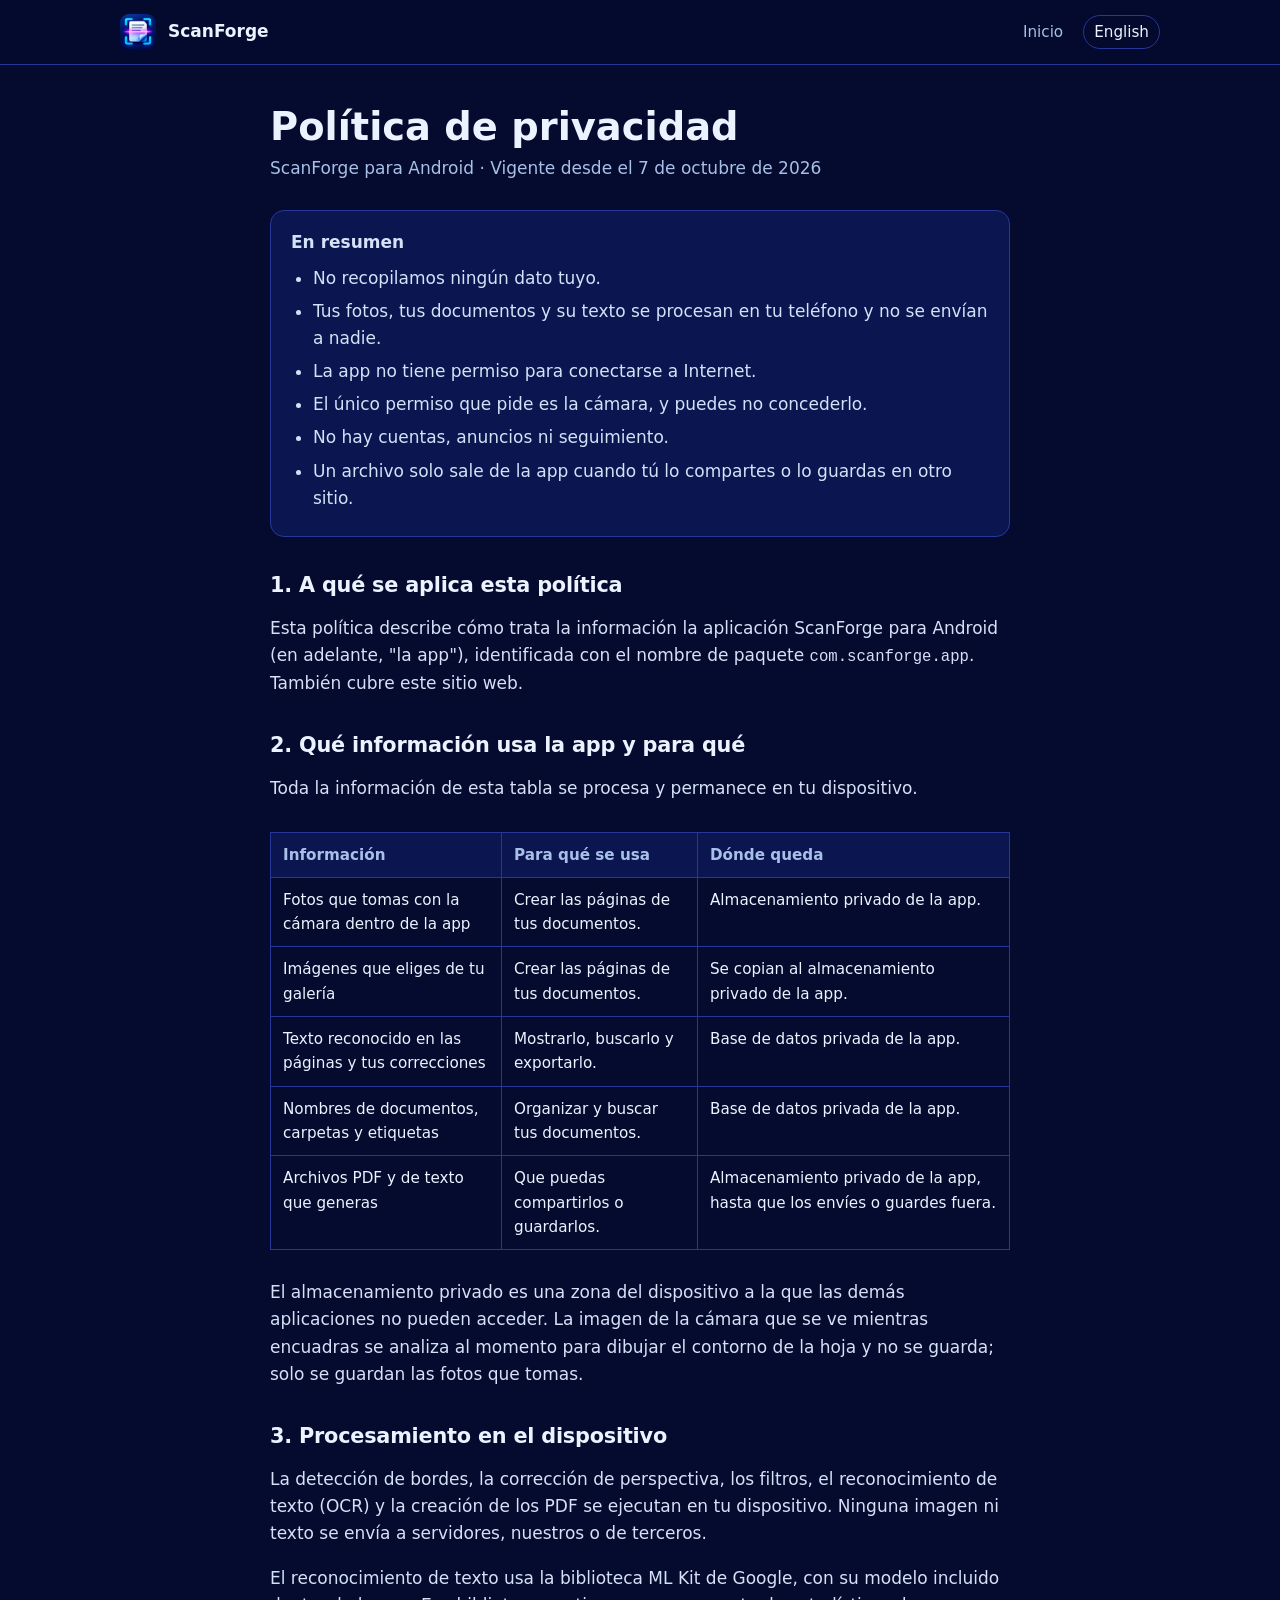
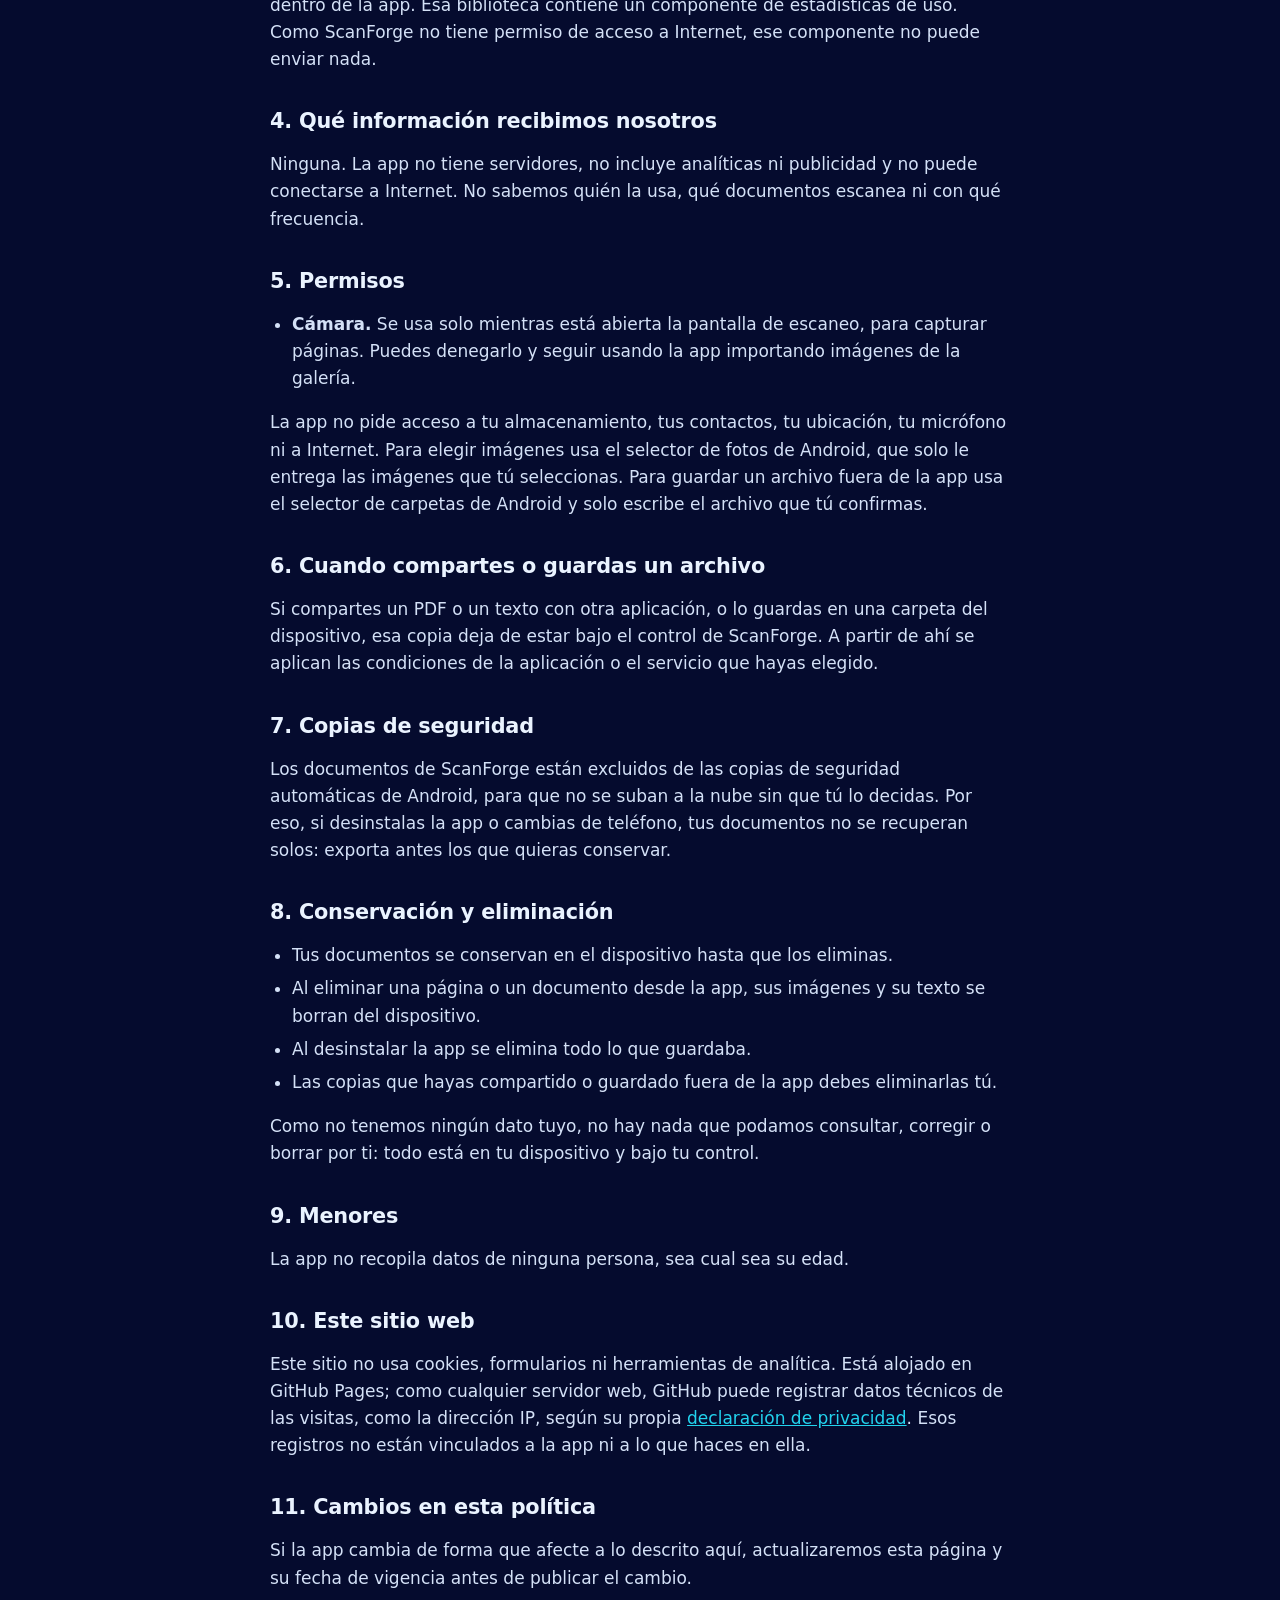
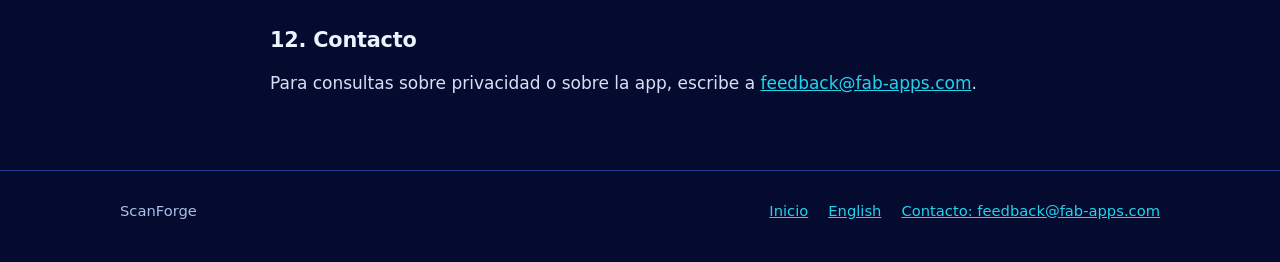
<file: privacidad.html>
<!doctype html>
<html lang="es">
  <head>
    <meta charset="utf-8" />
    <meta name="viewport" content="width=device-width, initial-scale=1" />
    <title>Política de privacidad — ScanForge</title>
    <meta
      name="description"
      content="Política de privacidad de ScanForge para Android: los documentos se procesan en el teléfono, la app no tiene permiso de Internet y no recopila datos."
    />
    <meta name="theme-color" content="#050b2e" />
    <link rel="icon" type="image/png" href="assets/favicon.png" />
    <link rel="alternate" hreflang="en" href="en/privacy.html" />
    <link rel="stylesheet" href="assets/styles.css" />
  </head>
  <body>
    <header class="site-header">
      <div class="wrap">
        <a class="brand" href="./">
          <img src="assets/icon-192.png" alt="" width="36" height="36" />
          ScanForge
        </a>
        <nav class="site-nav" aria-label="Principal">
          <a href="./">Inicio</a>
          <a class="lang" href="en/privacy.html" lang="en" hreflang="en">English</a>
        </nav>
      </div>
    </header>

    <main class="doc">
      <div class="wrap">
        <h1>Política de privacidad</h1>
        <p class="meta">ScanForge para Android · Vigente desde el 7 de octubre de 2026</p>

        <div class="summary">
          <p><strong>En resumen</strong></p>
          <ul>
            <li>No recopilamos ningún dato tuyo.</li>
            <li>Tus fotos, tus documentos y su texto se procesan en tu teléfono y no se envían a nadie.</li>
            <li>La app no tiene permiso para conectarse a Internet.</li>
            <li>El único permiso que pide es la cámara, y puedes no concederlo.</li>
            <li>No hay cuentas, anuncios ni seguimiento.</li>
            <li>Un archivo solo sale de la app cuando tú lo compartes o lo guardas en otro sitio.</li>
          </ul>
        </div>

        <h2>1. A qué se aplica esta política</h2>
        <p>
          Esta política describe cómo trata la información la aplicación ScanForge para Android (en adelante, "la
          app"), identificada con el nombre de paquete <code>com.scanforge.app</code>. También cubre este sitio web.
        </p>

        <h2>2. Qué información usa la app y para qué</h2>
        <p>Toda la información de esta tabla se procesa y permanece en tu dispositivo.</p>
        <div class="table-scroll">
          <table>
            <thead>
              <tr>
                <th scope="col">Información</th>
                <th scope="col">Para qué se usa</th>
                <th scope="col">Dónde queda</th>
              </tr>
            </thead>
            <tbody>
              <tr>
                <td>Fotos que tomas con la cámara dentro de la app</td>
                <td>Crear las páginas de tus documentos.</td>
                <td>Almacenamiento privado de la app.</td>
              </tr>
              <tr>
                <td>Imágenes que eliges de tu galería</td>
                <td>Crear las páginas de tus documentos.</td>
                <td>Se copian al almacenamiento privado de la app.</td>
              </tr>
              <tr>
                <td>Texto reconocido en las páginas y tus correcciones</td>
                <td>Mostrarlo, buscarlo y exportarlo.</td>
                <td>Base de datos privada de la app.</td>
              </tr>
              <tr>
                <td>Nombres de documentos, carpetas y etiquetas</td>
                <td>Organizar y buscar tus documentos.</td>
                <td>Base de datos privada de la app.</td>
              </tr>
              <tr>
                <td>Archivos PDF y de texto que generas</td>
                <td>Que puedas compartirlos o guardarlos.</td>
                <td>Almacenamiento privado de la app, hasta que los envíes o guardes fuera.</td>
              </tr>
            </tbody>
          </table>
        </div>
        <p>
          El almacenamiento privado es una zona del dispositivo a la que las demás aplicaciones no pueden acceder.
          La imagen de la cámara que se ve mientras encuadras se analiza al momento para dibujar el contorno de la
          hoja y no se guarda; solo se guardan las fotos que tomas.
        </p>

        <h2>3. Procesamiento en el dispositivo</h2>
        <p>
          La detección de bordes, la corrección de perspectiva, los filtros, el reconocimiento de texto (OCR) y la
          creación de los PDF se ejecutan en tu dispositivo. Ninguna imagen ni texto se envía a servidores, nuestros
          o de terceros.
        </p>
        <p>
          El reconocimiento de texto usa la biblioteca ML Kit de Google, con su modelo incluido dentro de la app.
          Esa biblioteca contiene un componente de estadísticas de uso. Como ScanForge no tiene permiso de acceso a
          Internet, ese componente no puede enviar nada.
        </p>

        <h2>4. Qué información recibimos nosotros</h2>
        <p>
          Ninguna. La app no tiene servidores, no incluye analíticas ni publicidad y no puede conectarse a Internet.
          No sabemos quién la usa, qué documentos escanea ni con qué frecuencia.
        </p>

        <h2>5. Permisos</h2>
        <ul>
          <li>
            <strong>Cámara.</strong> Se usa solo mientras está abierta la pantalla de escaneo, para capturar páginas.
            Puedes denegarlo y seguir usando la app importando imágenes de la galería.
          </li>
        </ul>
        <p>
          La app no pide acceso a tu almacenamiento, tus contactos, tu ubicación, tu micrófono ni a Internet. Para
          elegir imágenes usa el selector de fotos de Android, que solo le entrega las imágenes que tú seleccionas.
          Para guardar un archivo fuera de la app usa el selector de carpetas de Android y solo escribe el archivo
          que tú confirmas.
        </p>

        <h2>6. Cuando compartes o guardas un archivo</h2>
        <p>
          Si compartes un PDF o un texto con otra aplicación, o lo guardas en una carpeta del dispositivo, esa copia
          deja de estar bajo el control de ScanForge. A partir de ahí se aplican las condiciones de la aplicación o
          el servicio que hayas elegido.
        </p>

        <h2>7. Copias de seguridad</h2>
        <p>
          Los documentos de ScanForge están excluidos de las copias de seguridad automáticas de Android, para que no
          se suban a la nube sin que tú lo decidas. Por eso, si desinstalas la app o cambias de teléfono, tus
          documentos no se recuperan solos: exporta antes los que quieras conservar.
        </p>

        <h2>8. Conservación y eliminación</h2>
        <ul>
          <li>Tus documentos se conservan en el dispositivo hasta que los eliminas.</li>
          <li>Al eliminar una página o un documento desde la app, sus imágenes y su texto se borran del dispositivo.</li>
          <li>Al desinstalar la app se elimina todo lo que guardaba.</li>
          <li>Las copias que hayas compartido o guardado fuera de la app debes eliminarlas tú.</li>
        </ul>
        <p>
          Como no tenemos ningún dato tuyo, no hay nada que podamos consultar, corregir o borrar por ti: todo está en
          tu dispositivo y bajo tu control.
        </p>

        <h2>9. Menores</h2>
        <p>La app no recopila datos de ninguna persona, sea cual sea su edad.</p>

        <h2>10. Este sitio web</h2>
        <p>
          Este sitio no usa cookies, formularios ni herramientas de analítica. Está alojado en GitHub Pages; como
          cualquier servidor web, GitHub puede registrar datos técnicos de las visitas, como la dirección IP, según
          su propia
          <a href="https://docs.github.com/es/site-policy/privacy-policies/github-general-privacy-statement"
            >declaración de privacidad</a
          >. Esos registros no están vinculados a la app ni a lo que haces en ella.
        </p>

        <h2>11. Cambios en esta política</h2>
        <p>
          Si la app cambia de forma que afecte a lo descrito aquí, actualizaremos esta página y su fecha de vigencia
          antes de publicar el cambio.
        </p>

        <h2>12. Contacto</h2>
        <p>
          Para consultas sobre privacidad o sobre la app, escribe a
          <a href="mailto:feedback@fab-apps.com">feedback@fab-apps.com</a>.
        </p>
      </div>
    </main>

    <footer class="site-footer">
      <div class="wrap">
        <span>ScanForge</span>
        <nav aria-label="Pie de página">
          <a href="./">Inicio</a>
          <a href="en/privacy.html" lang="en" hreflang="en">English</a>
          <a href="mailto:feedback@fab-apps.com">Contacto: feedback@fab-apps.com</a>
        </nav>
      </div>
    </footer>
  </body>
</html>
</file>
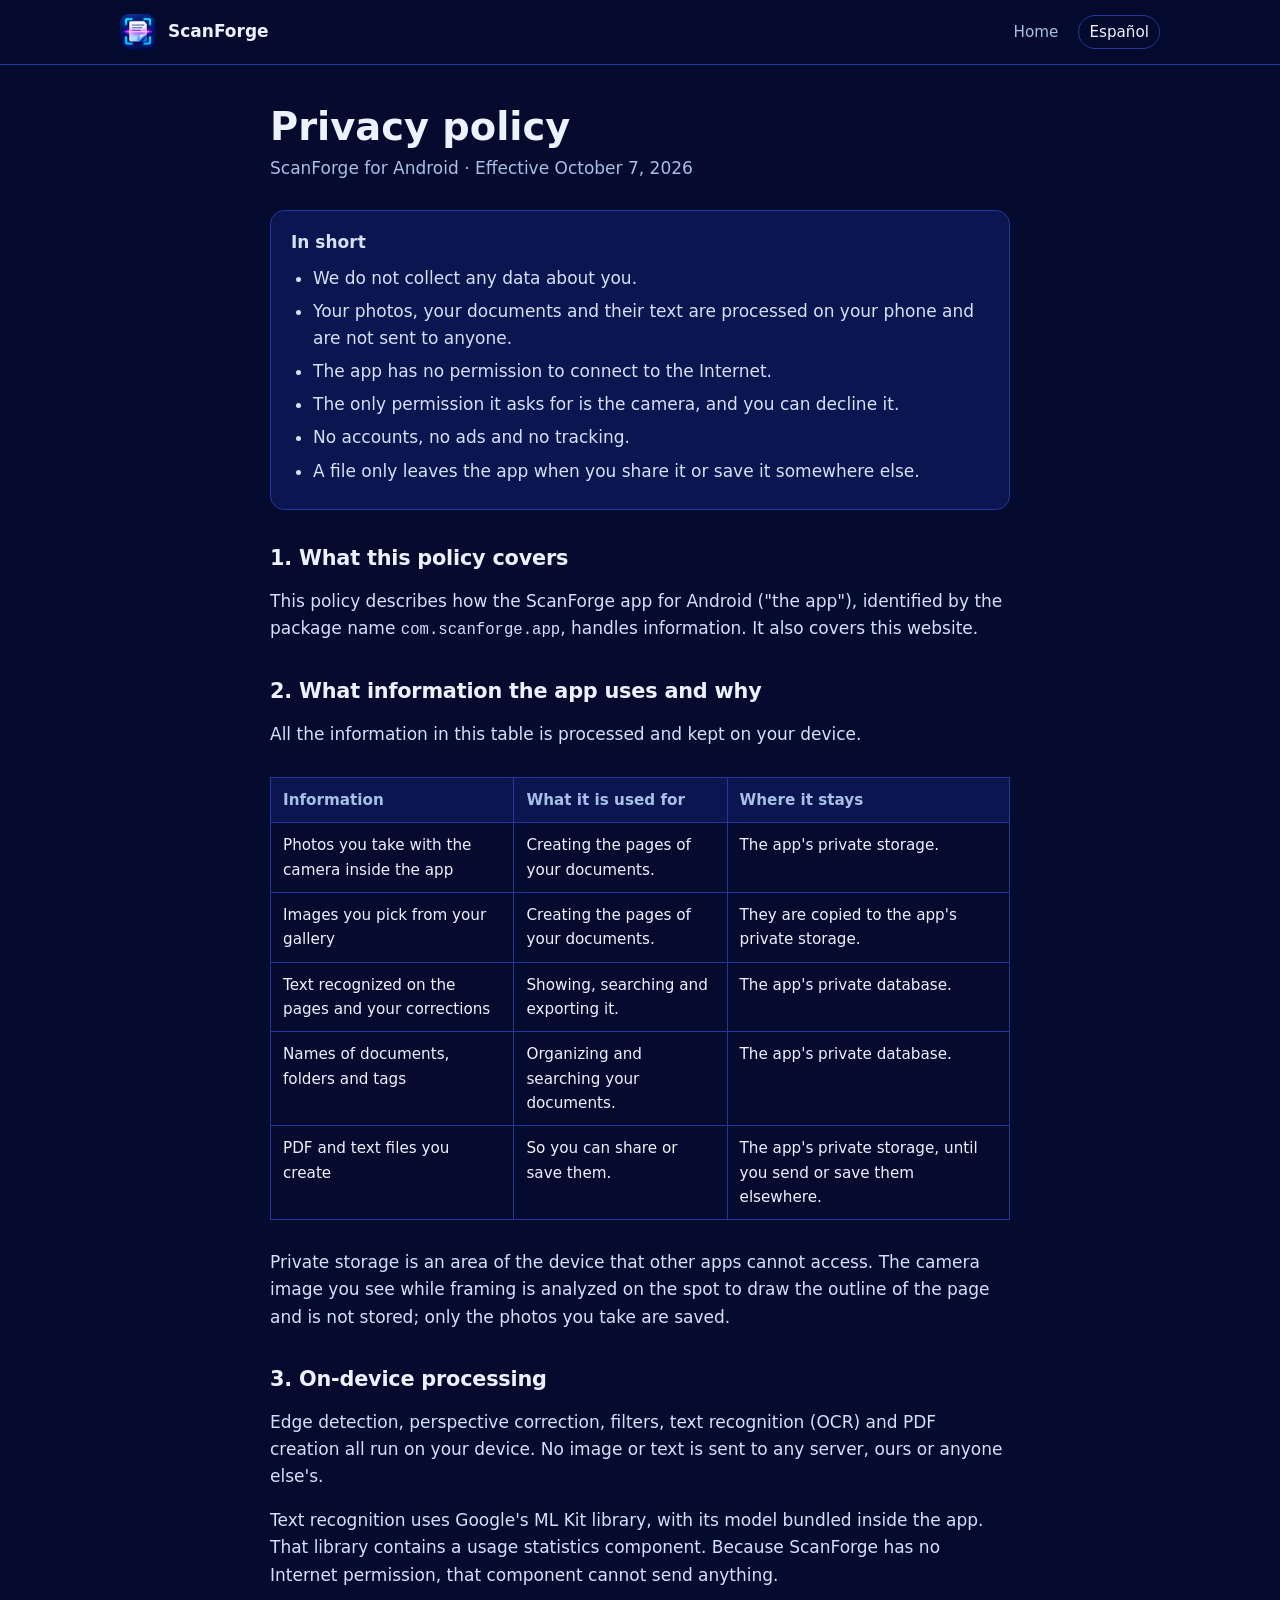
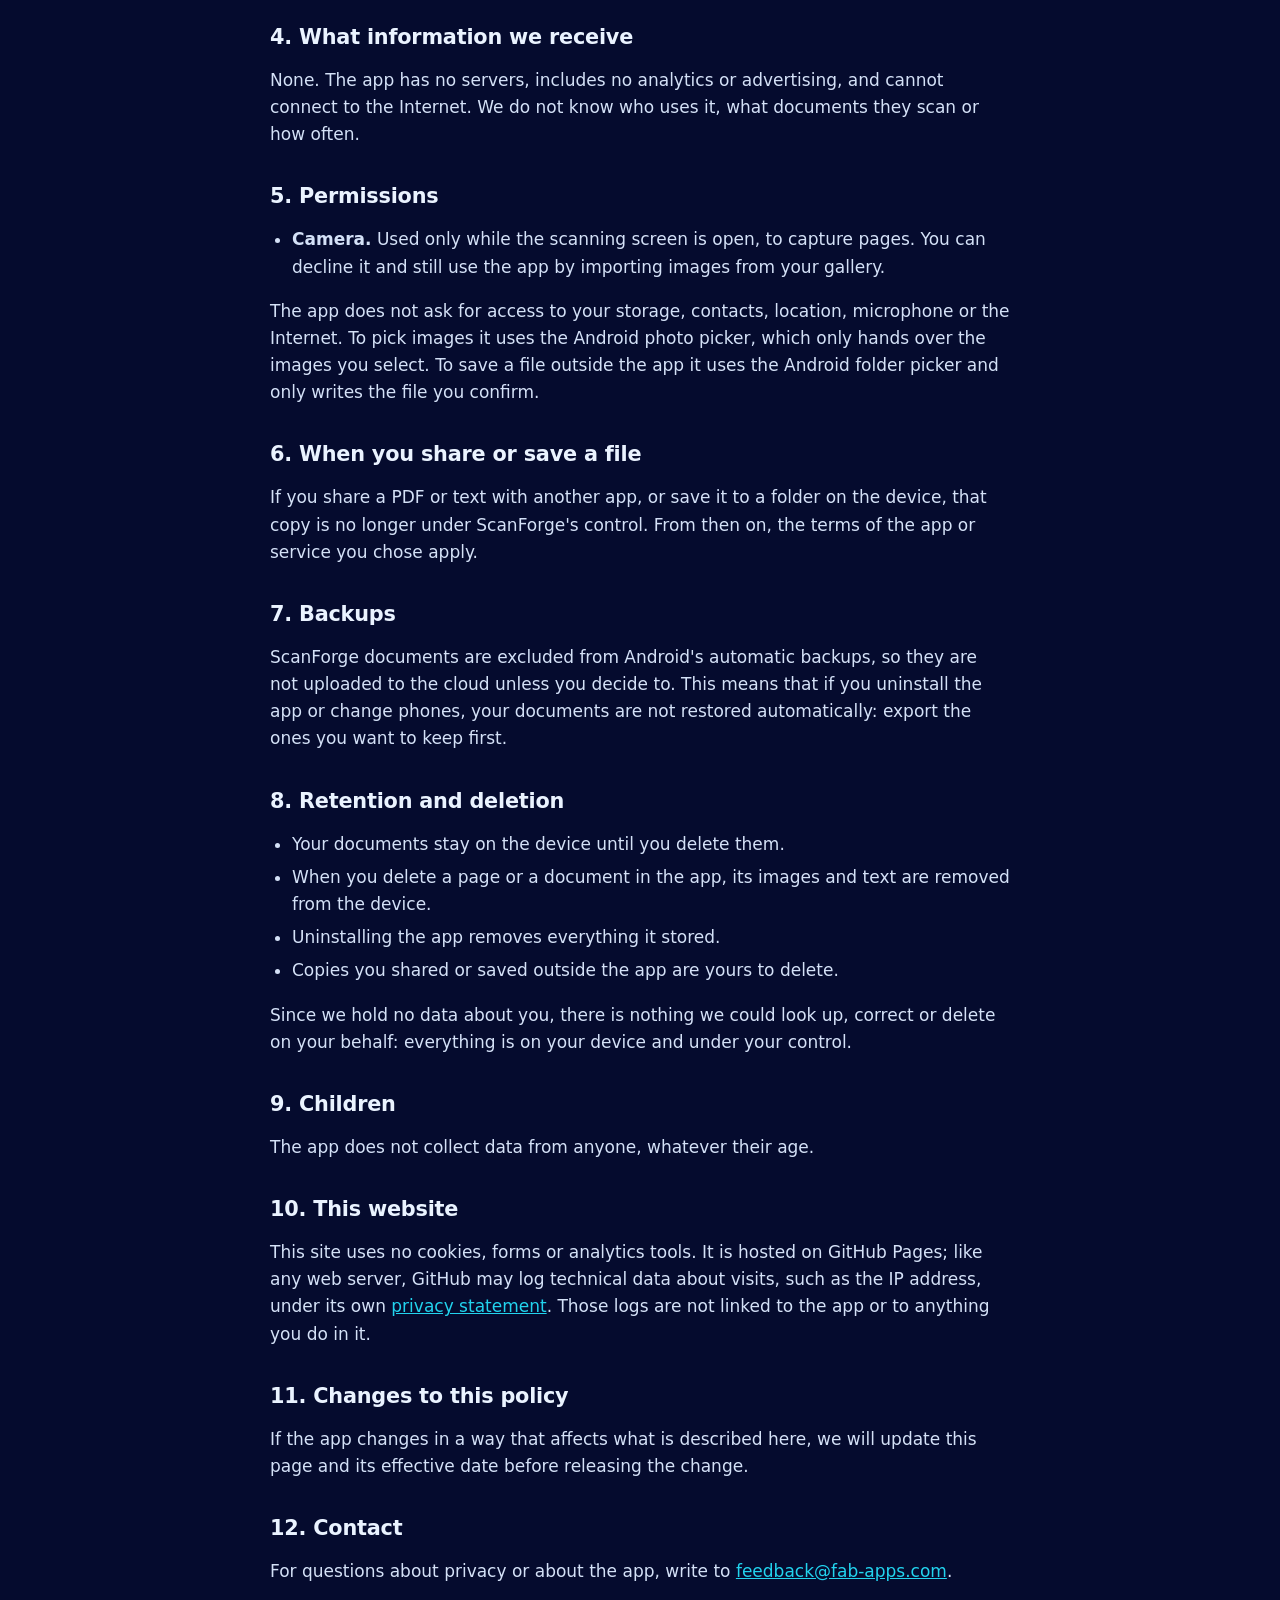
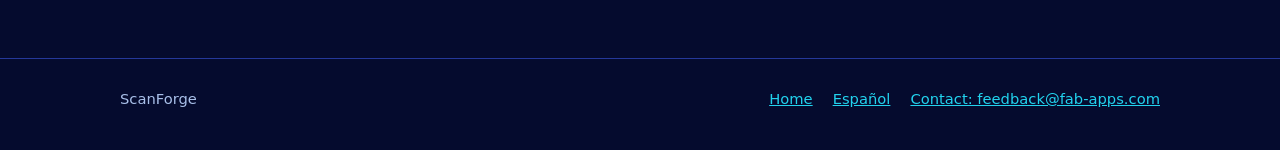
<file: en/privacy.html>
<!doctype html>
<html lang="en">
  <head>
    <meta charset="utf-8" />
    <meta name="viewport" content="width=device-width, initial-scale=1" />
    <title>Privacy policy — ScanForge</title>
    <meta
      name="description"
      content="ScanForge for Android privacy policy: documents are processed on the phone, the app has no Internet permission and collects no data."
    />
    <meta name="theme-color" content="#050b2e" />
    <link rel="icon" type="image/png" href="../assets/favicon.png" />
    <link rel="alternate" hreflang="es" href="../privacidad.html" />
    <link rel="stylesheet" href="../assets/styles.css" />
  </head>
  <body>
    <header class="site-header">
      <div class="wrap">
        <a class="brand" href="./">
          <img src="../assets/icon-192.png" alt="" width="36" height="36" />
          ScanForge
        </a>
        <nav class="site-nav" aria-label="Main">
          <a href="./">Home</a>
          <a class="lang" href="../privacidad.html" lang="es" hreflang="es">Español</a>
        </nav>
      </div>
    </header>

    <main class="doc">
      <div class="wrap">
        <h1>Privacy policy</h1>
        <p class="meta">ScanForge for Android · Effective October 7, 2026</p>

        <div class="summary">
          <p><strong>In short</strong></p>
          <ul>
            <li>We do not collect any data about you.</li>
            <li>Your photos, your documents and their text are processed on your phone and are not sent to anyone.</li>
            <li>The app has no permission to connect to the Internet.</li>
            <li>The only permission it asks for is the camera, and you can decline it.</li>
            <li>No accounts, no ads and no tracking.</li>
            <li>A file only leaves the app when you share it or save it somewhere else.</li>
          </ul>
        </div>

        <h2>1. What this policy covers</h2>
        <p>
          This policy describes how the ScanForge app for Android ("the app"), identified by the package name
          <code>com.scanforge.app</code>, handles information. It also covers this website.
        </p>

        <h2>2. What information the app uses and why</h2>
        <p>All the information in this table is processed and kept on your device.</p>
        <div class="table-scroll">
          <table>
            <thead>
              <tr>
                <th scope="col">Information</th>
                <th scope="col">What it is used for</th>
                <th scope="col">Where it stays</th>
              </tr>
            </thead>
            <tbody>
              <tr>
                <td>Photos you take with the camera inside the app</td>
                <td>Creating the pages of your documents.</td>
                <td>The app's private storage.</td>
              </tr>
              <tr>
                <td>Images you pick from your gallery</td>
                <td>Creating the pages of your documents.</td>
                <td>They are copied to the app's private storage.</td>
              </tr>
              <tr>
                <td>Text recognized on the pages and your corrections</td>
                <td>Showing, searching and exporting it.</td>
                <td>The app's private database.</td>
              </tr>
              <tr>
                <td>Names of documents, folders and tags</td>
                <td>Organizing and searching your documents.</td>
                <td>The app's private database.</td>
              </tr>
              <tr>
                <td>PDF and text files you create</td>
                <td>So you can share or save them.</td>
                <td>The app's private storage, until you send or save them elsewhere.</td>
              </tr>
            </tbody>
          </table>
        </div>
        <p>
          Private storage is an area of the device that other apps cannot access. The camera image you see while
          framing is analyzed on the spot to draw the outline of the page and is not stored; only the photos you
          take are saved.
        </p>

        <h2>3. On-device processing</h2>
        <p>
          Edge detection, perspective correction, filters, text recognition (OCR) and PDF creation all run on your
          device. No image or text is sent to any server, ours or anyone else's.
        </p>
        <p>
          Text recognition uses Google's ML Kit library, with its model bundled inside the app. That library
          contains a usage statistics component. Because ScanForge has no Internet permission, that component
          cannot send anything.
        </p>

        <h2>4. What information we receive</h2>
        <p>
          None. The app has no servers, includes no analytics or advertising, and cannot connect to the Internet. We
          do not know who uses it, what documents they scan or how often.
        </p>

        <h2>5. Permissions</h2>
        <ul>
          <li>
            <strong>Camera.</strong> Used only while the scanning screen is open, to capture pages. You can decline
            it and still use the app by importing images from your gallery.
          </li>
        </ul>
        <p>
          The app does not ask for access to your storage, contacts, location, microphone or the Internet. To pick
          images it uses the Android photo picker, which only hands over the images you select. To save a file
          outside the app it uses the Android folder picker and only writes the file you confirm.
        </p>

        <h2>6. When you share or save a file</h2>
        <p>
          If you share a PDF or text with another app, or save it to a folder on the device, that copy is no longer
          under ScanForge's control. From then on, the terms of the app or service you chose apply.
        </p>

        <h2>7. Backups</h2>
        <p>
          ScanForge documents are excluded from Android's automatic backups, so they are not uploaded to the cloud
          unless you decide to. This means that if you uninstall the app or change phones, your documents are not
          restored automatically: export the ones you want to keep first.
        </p>

        <h2>8. Retention and deletion</h2>
        <ul>
          <li>Your documents stay on the device until you delete them.</li>
          <li>When you delete a page or a document in the app, its images and text are removed from the device.</li>
          <li>Uninstalling the app removes everything it stored.</li>
          <li>Copies you shared or saved outside the app are yours to delete.</li>
        </ul>
        <p>
          Since we hold no data about you, there is nothing we could look up, correct or delete on your behalf:
          everything is on your device and under your control.
        </p>

        <h2>9. Children</h2>
        <p>The app does not collect data from anyone, whatever their age.</p>

        <h2>10. This website</h2>
        <p>
          This site uses no cookies, forms or analytics tools. It is hosted on GitHub Pages; like any web server,
          GitHub may log technical data about visits, such as the IP address, under its own
          <a href="https://docs.github.com/en/site-policy/privacy-policies/github-general-privacy-statement"
            >privacy statement</a
          >. Those logs are not linked to the app or to anything you do in it.
        </p>

        <h2>11. Changes to this policy</h2>
        <p>
          If the app changes in a way that affects what is described here, we will update this page and its
          effective date before releasing the change.
        </p>

        <h2>12. Contact</h2>
        <p>
          For questions about privacy or about the app, write to
          <a href="mailto:feedback@fab-apps.com">feedback@fab-apps.com</a>.
        </p>
      </div>
    </main>

    <footer class="site-footer">
      <div class="wrap">
        <span>ScanForge</span>
        <nav aria-label="Footer">
          <a href="./">Home</a>
          <a href="../privacidad.html" lang="es" hreflang="es">Español</a>
          <a href="mailto:feedback@fab-apps.com">Contact: feedback@fab-apps.com</a>
        </nav>
      </div>
    </footer>
  </body>
</html>
</file>
<file: assets/styles.css>
:root {
  --bg: #050b2e;
  --bg-raised: #0b1650;
  --bg-panel: #101e66;
  --border: #25389a;
  --text: #eaf3ff;
  --text-soft: #a8bfe8;
  --accent: #22d3ee;
  --accent-strong: #67e8f9;
  --accent-ink: #03142b;
  --teal: #a78bfa;
  --max: 1080px;
}

* {
  box-sizing: border-box;
}

html {
  scroll-behavior: smooth;
}

body {
  margin: 0;
  background: var(--bg);
  color: var(--text);
  font-family: system-ui, -apple-system, 'Segoe UI', Roboto, 'Helvetica Neue', Arial, sans-serif;
  font-size: 17px;
  line-height: 1.6;
  -webkit-font-smoothing: antialiased;
}

a {
  color: var(--accent);
}

a:hover {
  color: var(--accent-strong);
}

a:focus-visible,
.button:focus-visible {
  outline: 3px solid var(--accent-strong);
  outline-offset: 3px;
  border-radius: 6px;
}

img {
  max-width: 100%;
  height: auto;
}

.wrap {
  width: 100%;
  max-width: var(--max);
  margin: 0 auto;
  padding: 0 20px;
}

/* Cabecera */

.site-header {
  position: sticky;
  top: 0;
  z-index: 10;
  background: rgba(5, 11, 46, 0.92);
  backdrop-filter: blur(8px);
  border-bottom: 1px solid var(--border);
}

.site-header .wrap {
  display: flex;
  align-items: center;
  justify-content: space-between;
  gap: 16px;
  min-height: 64px;
}

.brand {
  display: flex;
  align-items: center;
  gap: 12px;
  color: var(--text);
  font-weight: 700;
  text-decoration: none;
}

.brand img {
  width: 36px;
  height: 36px;
  border-radius: 9px;
}

.site-nav {
  display: flex;
  align-items: center;
  gap: 20px;
  font-size: 0.95rem;
}

.site-nav a {
  color: var(--text-soft);
  text-decoration: none;
}

.site-nav a:hover {
  color: var(--text);
}

.site-nav .lang {
  padding: 4px 10px;
  border: 1px solid var(--border);
  border-radius: 999px;
  color: var(--text);
}

/* Portada */

.hero {
  padding: 56px 0 40px;
}

.hero-grid {
  display: grid;
  grid-template-columns: minmax(0, 5fr) minmax(0, 6fr);
  gap: 40px;
  align-items: center;
}

.hero h1 {
  margin: 0 0 16px;
  font-size: clamp(2rem, 5vw, 3.1rem);
  line-height: 1.12;
  letter-spacing: -0.02em;
}

.hero h1 span {
  color: var(--accent);
}

.lead {
  margin: 0 0 24px;
  font-size: 1.15rem;
  color: var(--text-soft);
}

.hero-art {
  border: 1px solid var(--border);
  border-radius: 18px;
  box-shadow: 0 20px 60px rgba(0, 0, 0, 0.45);
  display: block;
}

.actions {
  display: flex;
  flex-wrap: wrap;
  gap: 12px;
  align-items: center;
}

.button {
  display: inline-block;
  padding: 12px 20px;
  border-radius: 10px;
  font-weight: 700;
  text-decoration: none;
}

.button-primary {
  background: var(--accent);
  color: var(--accent-ink);
}

.button-primary:hover {
  background: var(--accent-strong);
  color: var(--accent-ink);
}

.button-ghost {
  border: 1px solid var(--border);
  color: var(--text);
}

.badge-soon {
  display: inline-block;
  padding: 12px 20px;
  border: 1px dashed var(--accent);
  border-radius: 10px;
  color: var(--accent);
  font-weight: 700;
}

.fine {
  margin-top: 14px;
  font-size: 0.9rem;
  color: var(--text-soft);
}

/* Secciones */

section {
  padding: 48px 0;
}

section + section {
  border-top: 1px solid var(--border);
}

h2 {
  margin: 0 0 8px;
  font-size: clamp(1.5rem, 3.4vw, 2rem);
  line-height: 1.2;
  letter-spacing: -0.01em;
}

.section-lead {
  margin: 0 0 28px;
  max-width: 62ch;
  color: var(--text-soft);
}

.cards {
  display: grid;
  grid-template-columns: repeat(auto-fit, minmax(250px, 1fr));
  gap: 16px;
  margin: 0;
  padding: 0;
  list-style: none;
}

.card {
  padding: 20px;
  background: var(--bg-raised);
  border: 1px solid var(--border);
  border-radius: 14px;
}

.card h3 {
  margin: 0 0 6px;
  font-size: 1.08rem;
  color: var(--accent);
}

.card p {
  margin: 0;
  color: var(--text-soft);
}

.privacy-band {
  background: linear-gradient(180deg, var(--bg-raised), var(--bg));
}

.checks {
  display: grid;
  grid-template-columns: repeat(auto-fit, minmax(250px, 1fr));
  gap: 12px 24px;
  margin: 0 0 24px;
  padding: 0;
  list-style: none;
}

.checks li {
  position: relative;
  padding-left: 30px;
}

.checks li::before {
  content: '';
  position: absolute;
  left: 2px;
  top: 0.38em;
  width: 14px;
  height: 8px;
  border-left: 3px solid var(--teal);
  border-bottom: 3px solid var(--teal);
  transform: rotate(-45deg);
}

.steps {
  display: grid;
  grid-template-columns: repeat(auto-fit, minmax(230px, 1fr));
  gap: 16px;
  margin: 0;
  padding: 0;
  list-style: none;
  counter-reset: step;
}

.steps li {
  position: relative;
  padding: 20px 20px 20px 64px;
  background: var(--bg-raised);
  border: 1px solid var(--border);
  border-radius: 14px;
  counter-increment: step;
}

.steps li::before {
  content: counter(step);
  position: absolute;
  left: 18px;
  top: 20px;
  width: 32px;
  height: 32px;
  border-radius: 50%;
  background: var(--accent);
  color: var(--accent-ink);
  font-weight: 800;
  text-align: center;
  line-height: 32px;
}

.steps strong {
  display: block;
  margin-bottom: 4px;
}

.steps span {
  color: var(--text-soft);
}

.facts {
  display: grid;
  grid-template-columns: max-content 1fr;
  gap: 10px 24px;
  margin: 0;
}

.facts dt {
  color: var(--text-soft);
}

.facts dd {
  margin: 0;
}

.note {
  margin-top: 24px;
  padding: 16px 18px;
  background: var(--bg-panel);
  border-left: 4px solid var(--accent);
  border-radius: 8px;
  color: var(--text-soft);
}

/* Documento legal */

.doc {
  padding: 40px 0 56px;
}

.doc .wrap {
  max-width: 780px;
}

.doc h1 {
  margin: 0 0 6px;
  font-size: clamp(1.8rem, 4.5vw, 2.4rem);
  line-height: 1.15;
}

.doc .meta {
  margin: 0 0 28px;
  color: var(--text-soft);
}

.doc h2 {
  margin: 36px 0 10px;
  font-size: 1.3rem;
}

.doc p,
.doc li {
  color: #d4e1f7;
}

.doc ul {
  padding-left: 22px;
}

.doc li {
  margin-bottom: 6px;
}

.summary {
  padding: 18px 20px;
  background: var(--bg-raised);
  border: 1px solid var(--border);
  border-radius: 14px;
}

.summary p {
  margin: 0 0 8px;
}

.summary ul {
  margin: 0;
}

table {
  width: 100%;
  border-collapse: collapse;
  margin: 12px 0;
  font-size: 0.95rem;
}

th,
td {
  padding: 10px 12px;
  border: 1px solid var(--border);
  text-align: left;
  vertical-align: top;
}

th {
  background: var(--bg-raised);
  color: var(--text-soft);
  font-weight: 600;
}

.table-scroll {
  overflow-x: auto;
}

/* Pie */

.site-footer {
  padding: 28px 0 40px;
  border-top: 1px solid var(--border);
  color: var(--text-soft);
  font-size: 0.92rem;
}

.site-footer .wrap {
  display: flex;
  flex-wrap: wrap;
  gap: 8px 24px;
  justify-content: space-between;
}

.site-footer nav {
  display: flex;
  flex-wrap: wrap;
  gap: 8px 20px;
}

@media (max-width: 820px) {
  .hero {
    padding-top: 32px;
  }

  .hero-grid {
    grid-template-columns: 1fr;
    gap: 28px;
  }

  .site-nav .optional {
    display: none;
  }

  .facts {
    grid-template-columns: 1fr;
    gap: 2px;
  }

  .facts dd {
    margin-bottom: 12px;
  }
}

@media (prefers-reduced-motion: reduce) {
  html {
    scroll-behavior: auto;
  }
}

code {
  font-size: 0.92em;
  overflow-wrap: anywhere;
}

.doc h3 {
  margin: 24px 0 6px;
  font-size: 1.08rem;
  color: var(--accent);
}

.brand {
  white-space: nowrap;
}
</file>
<file: demo/demo.css>
/* Estilos propios de la página de demo; la base es ../assets/styles.css. */

.demo-tag {
  display: inline-block;
  margin: 0 0 14px;
  padding: 4px 12px;
  border: 1px solid var(--border);
  border-radius: 999px;
  color: var(--text-soft);
  font-size: 0.85rem;
  letter-spacing: 0.02em;
}

.hero-shot {
  justify-self: center;
  width: min(300px, 80vw);
}

.hero-shot img,
.gallery img {
  display: block;
  width: 100%;
  height: auto;
  border: 1px solid var(--border);
  border-radius: 14px;
  background: #111;
}

.hero-shot figcaption,
.gallery figcaption {
  margin-top: 8px;
  color: var(--text-soft);
  font-size: 0.9rem;
  text-align: center;
}

.button[aria-disabled='true'] {
  opacity: 0.55;
  pointer-events: none;
}

.checksum {
  margin: 14px 0 0;
  font-size: 0.85rem;
  color: var(--text-soft);
  overflow-wrap: anywhere;
}

.hero-subtitle {
  margin: -6px 0 18px;
  font-size: clamp(1.15rem, 2.6vw, 1.45rem);
  font-weight: 600;
  line-height: 1.3;
  color: var(--accent);
}

.gallery {
  display: grid;
  grid-template-columns: repeat(2, minmax(0, 1fr));
  gap: 18px;
  margin: 0;
  padding: 0;
  list-style: none;
}

.gallery figure {
  margin: 0;
}

.gallery a {
  display: block;
  border-radius: 14px;
}

.gallery a:focus-visible {
  outline: 3px solid var(--accent-strong);
  outline-offset: 3px;
}

.scenario {
  margin: 0;
  padding-left: 22px;
}

.scenario li {
  margin-bottom: 8px;
  color: #d4e1f7;
}

/* Diagrama de arquitectura */
.arch {
  display: grid;
  gap: 14px;
  margin: 0 0 20px;
}

.arch-row {
  display: grid;
  grid-template-columns: repeat(auto-fit, minmax(190px, 1fr));
  gap: 12px;
}

.arch-box {
  padding: 14px 16px;
  background: var(--bg-raised);
  border: 1px solid var(--border);
  border-radius: 12px;
}

.arch-box strong {
  display: block;
  color: var(--accent);
  margin-bottom: 4px;
}

.arch-box span {
  color: var(--text-soft);
  font-size: 0.93rem;
}

.arch-label {
  margin: 0;
  color: var(--text-soft);
  font-size: 0.85rem;
  text-transform: uppercase;
  letter-spacing: 0.06em;
}

.arch-link {
  text-align: center;
  color: var(--text-soft);
  font-size: 0.9rem;
}

.sha {
  font-family: ui-monospace, 'SFMono-Regular', Menlo, Consolas, monospace;
  font-size: 0.88rem;
  word-break: break-all;
}

/* Las huellas SHA-256 no tienen espacios: sin esto ensanchan la columna en pantallas estrechas. */
.hero-grid > *,
.facts dd {
  min-width: 0;
}

@media (max-width: 820px) {
  .hero-grid {
    grid-template-columns: minmax(0, 1fr);
  }
}

/* Visor de capturas */
.lightbox {
  width: min(92vw, 520px);
  max-height: 94vh;
  padding: 0;
  border: 1px solid var(--border);
  border-radius: 16px;
  background: var(--bg);
  color: var(--text);
}

.lightbox::backdrop {
  background: rgba(2, 5, 20, 0.85);
}

.lightbox img {
  display: block;
  width: 100%;
  height: auto;
  max-height: calc(94vh - 64px);
  object-fit: contain;
}

.lightbox-bar {
  display: flex;
  align-items: center;
  justify-content: space-between;
  gap: 12px;
  padding: 10px 14px;
}

.lightbox-bar p {
  margin: 0;
  color: var(--text-soft);
  font-size: 0.9rem;
}

.lightbox-bar button {
  min-width: 44px;
  min-height: 44px;
  border: 1px solid var(--border);
  border-radius: 10px;
  background: var(--bg-raised);
  color: var(--text);
  font: inherit;
  cursor: pointer;
}

@media (min-width: 560px) {
  .gallery {
    grid-template-columns: repeat(3, minmax(0, 1fr));
  }
}

@media (min-width: 900px) {
  .gallery {
    grid-template-columns: repeat(6, minmax(0, 1fr));
  }
}
</file>
